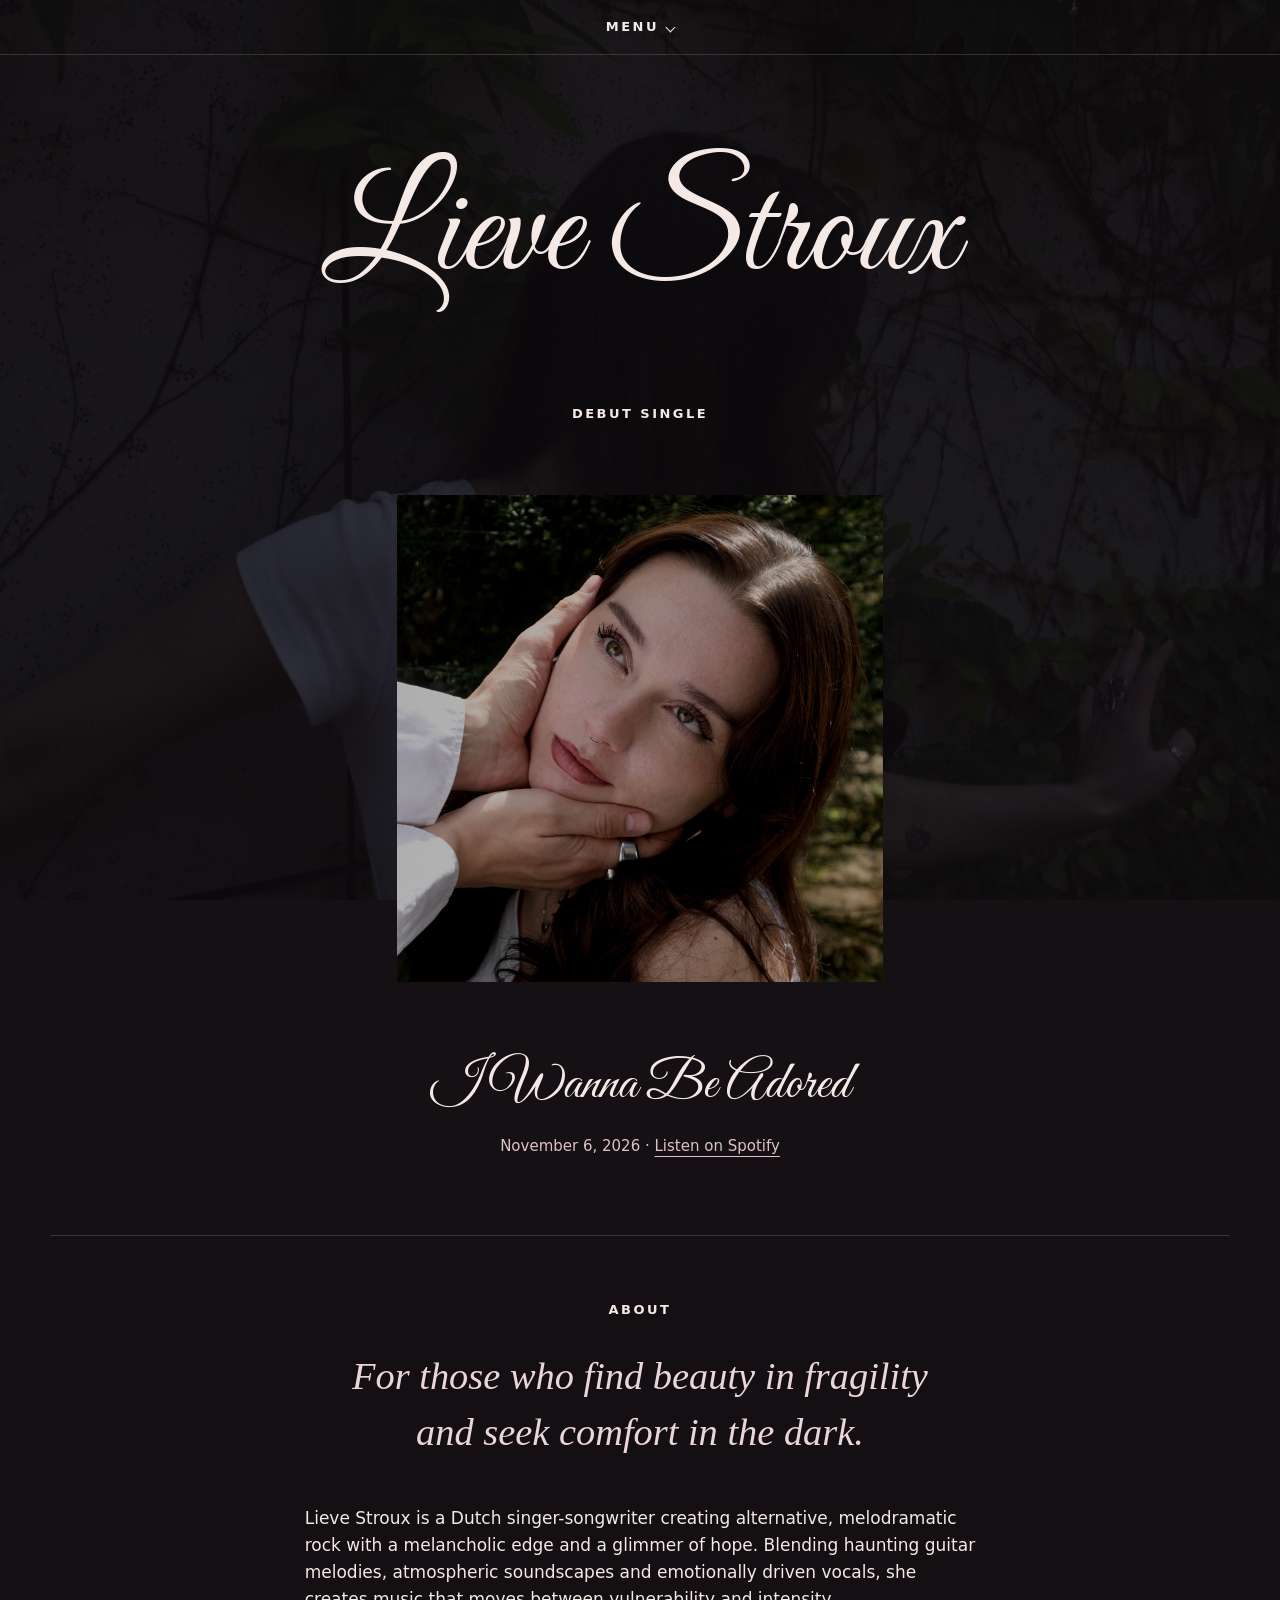
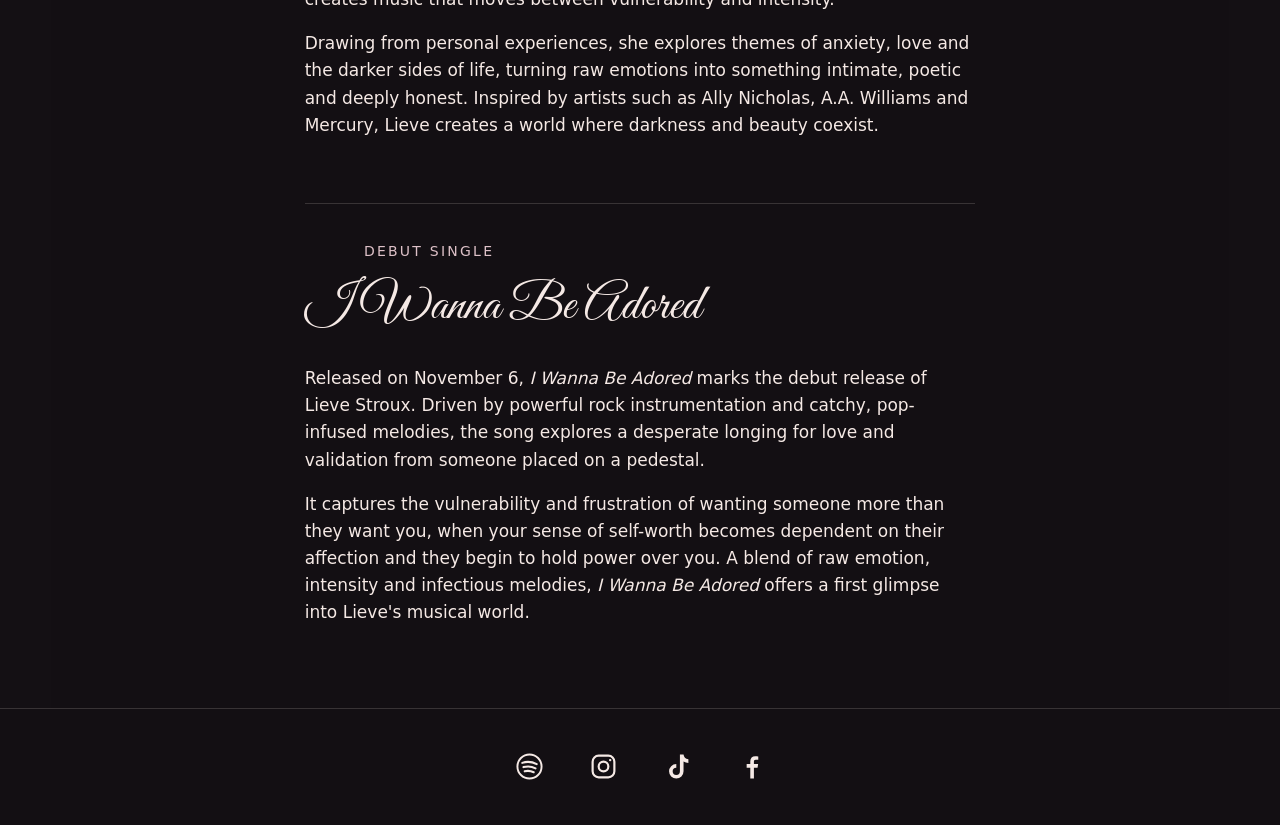
<file: public/index.html>
<!doctype html>
<html lang="en">
<head>
  <meta charset="utf-8">
  <meta name="viewport" content="width=device-width, initial-scale=1">
  <title>Lieve Stroux</title>
  <link rel="stylesheet" href="https://fonts.googleapis.com/css2?family=Great+Vibes&amp;display=swap">
  <style>
    * { box-sizing: border-box; }
    body {
      margin: 0;
      background: #141014;
      color: #f5e9e5;
      font: 16px/1.6 system-ui, sans-serif;
      text-align: center;
    }
    a { color: inherit; text-underline-offset: .35em; }
    a:hover { color: #e8aeba; }
    a:focus-visible { outline: 2px solid #e8aeba; outline-offset: 5px; }
    header, main, footer { padding-inline: 20px; }
    header { overflow: hidden; padding-block: clamp(50px, 9vw, 110px) 40px; }
    h1, blockquote {
      font-family: Georgia, "Times New Roman", serif;
      font-weight: 400;
    }
    h1 {
      margin: 0 0 26px;
      font-family: "Great Vibes", "Apple Chancery", "URW Chancery L", cursive;
      font-size: clamp(40px, 11vw, 145px);
      line-height: 1.25;
      white-space: nowrap;
    }
    h2, nav {
      font-size: .75rem;
      font-weight: 600;
      letter-spacing: .19em;
      text-transform: uppercase;
    }
    h2 { margin: 0 0 18px; }
    .release { padding-bottom: 62px; }
    .artwork {
      height: auto;
      object-fit: contain;
      display: block;
      place-items: center;
      width: min(100%, 370px);
      aspect-ratio: 1;
      margin: 24px auto;
      background: radial-gradient(ellipse at 50% 40%, #542936, #251820 72%);
      color: #efced4;
      font: italic clamp(28px, 5vw, 50px)/1.1 Georgia, serif;
    }
    blockquote { margin: 30px auto 12px; font-size: clamp(21px, 4vw, 34px); }
    .details { color: #dec1c8; font-size: .85rem; }
    .about { border-top: 1px solid #f5e9e529; padding: 42px 0; }
    .about p, .page-copy p { max-width: 60ch; margin: 0 auto 1em; }
    .page-copy { padding: 22px 0 62px; }
    .page-copy h2 { font: 400 clamp(30px, 6vw, 54px)/1.2 Georgia, serif; text-transform: none; letter-spacing: 0; }
    .menu-bar {
      position: relative;
      z-index: 1;
      border-bottom: 1px solid #f5e9e529;
      color: #f5e9e5;
    }
    .menu-bar summary {
      display: flex;
      align-items: center;
      justify-content: center;
      gap: .65em;
      min-height: 46px;
      cursor: pointer;
      list-style: none;
      font-size: .75rem;
      font-weight: 600;
      letter-spacing: .19em;
      text-transform: uppercase;
    }
    .menu-bar summary::-webkit-details-marker { display: none; }
    .menu-bar summary:focus-visible { outline: 2px solid #e8aeba; outline-offset: -4px; }
    .menu-bar summary::after { content: ""; width: .45em; height: .45em; border: solid currentColor; border-width: 0 1px 1px 0; transform: rotate(45deg); }
    .menu-bar[open] summary::after { transform: rotate(225deg); }
    .menu-bar .site-nav { padding: 8px 20px 18px; }
    .menu-bar .close-label { display: none; }
    body:has(.menu-bar[open]) { overflow: hidden; }
    .menu-bar[open] {
      position: fixed;
      inset: 0;
      z-index: 10;
      display: grid;
      grid-template-rows: auto 1fr;
      overflow: auto;
      background: #141014;
    }
    .menu-bar[open] summary { border-bottom: 1px solid #f5e9e529; }
    .menu-bar[open] summary::after { content: "×"; width: auto; height: auto; border: 0; transform: none; font-size: 1.25rem; }
    .menu-bar[open] .open-label { display: none; }
    .menu-bar[open] .close-label { display: inline; }
    .menu-bar[open] .site-nav {
      align-self: center;
      display: grid;
      justify-items: center;
      gap: clamp(16px, 4vh, 42px);
      padding: 30px 20px 76px;
      font: 400 clamp(48px, 11vw, 112px)/1 Georgia, serif;
      letter-spacing: -.045em;
      text-transform: none;
    }
    .menu-bar .site-nav a { text-decoration: none; }
    .menu-bar .site-nav a[aria-current] { color: #e8aeba; }
    .site-nav a[aria-current] { text-decoration-thickness: 2px; }
    .socials a { display: grid; place-items: center; width: 44px; height: 44px; }
    .socials svg { width: 24px; height: 24px; }
    footer { border-top: 1px solid #f5e9e529; padding-block: 24px; }
    nav { display: flex; justify-content: center; gap: 22px; flex-wrap: wrap; }
    @media (prefers-reduced-motion: no-preference) {
      a, .menu-bar summary {
        transition: color .22s ease, background-color .22s ease, text-underline-offset .22s ease;
      }
      .menu-bar summary::after, .menu-bar .site-nav a, .socials svg {
        transition: transform .24s ease;
      }
    }
    @media (hover: hover) {
      a:hover { text-underline-offset: .52em; }
      .menu-bar summary:hover { color: #e8aeba; background-color: #e8aeba10; }
      .menu-bar .site-nav a:hover { color: #e8aeba; }
      .socials a:hover { background-color: #e8aeba10; border-radius: 50%; }
    }
    @media (hover: hover) and (prefers-reduced-motion: no-preference) {
      .menu-bar .site-nav a:hover { transform: translateY(-4px) scale(1.04); }
      .socials a:hover svg { transform: translateY(-3px) scale(1.12); }
    }
    .artist-name {
      position: relative;
      display: inline-block;
      font-size: clamp(36px, 10.8vw, 156px);
      isolation: isolate;
    }
    .rose {
      position: absolute;
      width: 1.62em;
      height: auto;
      top: -.12em;
      opacity: 0;
      pointer-events: none;
      overflow: visible;
    }
    /* The tapered stems meet the opening and closing calligraphic swashes. */
    .rose-left { right: calc(100% - .22em); }
    .rose-right { left: calc(100% - .20em); top: -.07em; transform: scaleX(-1) rotate(-8deg); }
    .rose .stem { stroke-dasharray: 1; stroke-dashoffset: 1; }
    .rose .bloom, .rose .foliage { opacity: 0; }
    .artist-name:hover .rose { opacity: 1; }
    .artist-name:hover .stem { stroke-dashoffset: 0; }
    .artist-name:hover .bloom, .artist-name:hover .foliage { opacity: 1; }
    @media (prefers-reduced-motion: no-preference) {
      .rose { transition: opacity .35s ease; }
      .rose .stem { transition: stroke-dashoffset 1.1s cubic-bezier(.22,.61,.36,1); }
      .rose .bloom, .rose .foliage { transition: opacity .55s ease; }
      .artist-name:hover .foliage { transition-delay: .25s; }
      .artist-name:hover .bloom { transition-delay: .55s; }
    }
    @media (hover: none) {
      .artist-name .rose, .artist-name .bloom, .artist-name .foliage { opacity: 1; }
      .artist-name .stem { stroke-dashoffset: 0; }
    }
    @media (max-width: 660px) {
      .artist-name { font-size: clamp(30px, 10.4vw, 69px); }
    }

    .wreath-link { position: relative; display: block; color: #f5e9e5; isolation: isolate; }
    .release .wreath-link { width: min(82%, 370px); margin: 38px auto; }
    .wreath-link .artwork { width: 100%; margin: 0; }
    .wreath-link:hover { color: #f5e9e5; }
    .photo-wreath { position: absolute; inset: -12%; width: 124%; height: 124%; overflow: visible; pointer-events: none; opacity: 0; }
    .wreath-vine { stroke-dasharray: 1; stroke-dashoffset: 1; }
    .wreath-detail { opacity: 0; }
    .wreath-link:is(:hover, :focus-visible) .photo-wreath,
    .wreath-link:is(:hover, :focus-visible) .wreath-detail { opacity: 1; }
    .wreath-link:is(:hover, :focus-visible) .wreath-vine { stroke-dashoffset: 0; }
    @media (prefers-reduced-motion: no-preference) {
      .photo-wreath { transition: opacity .3s ease; }
      .wreath-vine { transition: stroke-dashoffset 1.2s ease; }
      .wreath-detail { transition: opacity .55s ease; }
      .wreath-link:is(:hover, :focus-visible) .wreath-detail { transition-delay: .35s; }
    }

    body { position: relative; isolation: isolate; }
    body::before { content: ""; position: fixed; inset: 0; z-index: -1; pointer-events: none; background: url("assets/lieve-background.jpeg") center 40% / cover no-repeat; opacity: .40; filter: brightness(.62) saturate(.65); }
    .about, footer { background: #14101455; }
  </style>
  <link rel="stylesheet" href="responsive.css">
<meta name="robots" content="noindex, nofollow">
</head>
<body>
  <details class="menu-bar">
    <summary><span class="open-label">Menu</span><span class="close-label">Close</span></summary>
    <nav class="site-nav" aria-label="Main navigation">
      <a href="lieve-stroux-websiteconcept.html" aria-current="page">Home</a>
      <a href="lieve-stroux-media.html">Media</a>
      <a href="lieve-stroux-events.html">Events</a>
      <a href="lieve-stroux-contact.html">Contact</a>
    </nav>
  </details>
  <header>
    <h1 class="artist-name">Lieve Stroux
      <svg class="rose rose-left" viewBox="0 0 200 180" aria-hidden="true" focusable="false">
        <g fill="none" stroke="currentColor" stroke-linecap="round" stroke-linejoin="round">
          <path class="stem" pathLength="1" stroke-width="2" d="M178 130 C158 147 121 151 98 133 C76 116 93 91 81 73 C76 65 70 61 65 57"/>
          <path class="stem" pathLength="1" stroke-width=".85" d="M181 129 C148 158 95 164 68 143 C49 128 52 111 64 108 C76 105 81 121 69 125 C64 127 60 123 62 119 M99 133 C118 118 113 96 130 87 C142 80 152 88 147 96 C143 102 135 100 137 95 M88 104 C66 98 47 87 39 74"/>
          <g class="foliage" stroke-width="1">
            <path fill="currentColor" fill-opacity=".07" d="M91 119 C77 117 67 105 67 91 C82 95 94 103 91 119Z M108 126 C108 111 120 101 132 101 C129 115 119 124 108 126Z M79 92 C61 94 49 85 46 73 C61 72 74 79 79 92Z"/>
            <path stroke-width=".65" d="M91 119 72 98 M108 126 127 106 M79 92 52 77 M81 109 80 102 M117 116 123 115 M65 84 62 78"/>
            <path fill="currentColor" stroke="none" d="M96 133 88 143 89 127Z M87 99 95 90 88 107Z M126 143 136 149 132 140Z M112 109 107 100 114 103Z"/>
          </g>
          <g class="bloom" stroke-width="1.5">
            <!-- Layered, irregular petals inspired by antique botanical engravings. -->
            <path fill="currentColor" fill-opacity=".045" d="M64 65 C54 70 43 66 39 58 C27 57 23 47 28 39 C24 30 32 21 43 21 C48 12 60 12 67 18 C77 14 88 21 88 30 C99 36 99 47 91 53 C90 65 75 70 64 65Z"/>
            <path d="M43 21 C42 31 49 35 55 36 C47 30 53 20 67 18 M28 39 C37 35 44 38 48 43 C36 42 35 51 39 58 M88 30 C76 27 69 32 67 37 C77 32 86 38 88 46 C89 49 90 51 91 53 M39 58 C47 54 52 57 57 62 C62 68 69 66 73 62 C78 58 85 58 90 60"/>
            <path d="M48 43 C43 36 46 29 53 28 C59 23 69 26 72 32 C80 32 86 39 82 46 C86 55 77 62 68 59 C60 64 49 57 49 51 C43 50 43 46 48 43Z"/>
            <path d="M52 35 C58 31 66 32 69 38 C77 37 80 44 75 49 C73 56 63 56 59 51 C51 51 48 43 52 39 M52 39 C58 36 65 38 65 42 C69 39 74 43 71 47 C68 51 61 49 59 46 C55 45 55 41 60 41 C64 41 66 44 64 46"/>
            <g stroke-width=".55" opacity=".7">
              <path d="M31 42 Q30 50 36 53 M32 29 Q35 24 40 24 M48 20 53 18 M79 21 Q85 24 85 28 M92 37 Q96 44 91 49 M44 60 50 63 M75 64 82 62 M48 32 49 35 M79 48 77 53 M54 53 58 57"/>
            </g>
            <path stroke-width=".9" d="M56 65 65 75 65 67 M65 75 78 68 74 65"/>
          </g>
        </g>
      </svg>
      <svg class="rose rose-right" viewBox="0 0 200 180" aria-hidden="true" focusable="false">
        <g fill="none" stroke="currentColor" stroke-linecap="round" stroke-linejoin="round">
          <path class="stem" pathLength="1" stroke-width="2" d="M195 119 C166 145 121 151 98 133 C76 116 93 91 81 73 C76 65 70 61 65 57"/>
          <path class="stem" pathLength="1" stroke-width=".85" d="M181 129 C148 158 95 164 68 143 C49 128 52 111 64 108 C76 105 81 121 69 125 C64 127 60 123 62 119 M99 133 C118 118 113 96 130 87 C142 80 152 88 147 96 C143 102 135 100 137 95 M88 104 C66 98 47 87 39 74"/>
          <g class="foliage" stroke-width="1">
            <path fill="currentColor" fill-opacity=".07" d="M91 119 C77 117 67 105 67 91 C82 95 94 103 91 119Z M108 126 C108 111 120 101 132 101 C129 115 119 124 108 126Z M79 92 C61 94 49 85 46 73 C61 72 74 79 79 92Z"/>
            <path stroke-width=".65" d="M91 119 72 98 M108 126 127 106 M79 92 52 77 M81 109 80 102 M117 116 123 115 M65 84 62 78"/>
            <path fill="currentColor" stroke="none" d="M96 133 88 143 89 127Z M87 99 95 90 88 107Z M126 143 136 149 132 140Z M112 109 107 100 114 103Z"/>
          </g>
          <g class="bloom" stroke-width="1.5">
            <!-- Layered, irregular petals inspired by antique botanical engravings. -->
            <path fill="currentColor" fill-opacity=".045" d="M64 65 C54 70 43 66 39 58 C27 57 23 47 28 39 C24 30 32 21 43 21 C48 12 60 12 67 18 C77 14 88 21 88 30 C99 36 99 47 91 53 C90 65 75 70 64 65Z"/>
            <path d="M43 21 C42 31 49 35 55 36 C47 30 53 20 67 18 M28 39 C37 35 44 38 48 43 C36 42 35 51 39 58 M88 30 C76 27 69 32 67 37 C77 32 86 38 88 46 C89 49 90 51 91 53 M39 58 C47 54 52 57 57 62 C62 68 69 66 73 62 C78 58 85 58 90 60"/>
            <path d="M48 43 C43 36 46 29 53 28 C59 23 69 26 72 32 C80 32 86 39 82 46 C86 55 77 62 68 59 C60 64 49 57 49 51 C43 50 43 46 48 43Z"/>
            <path d="M52 35 C58 31 66 32 69 38 C77 37 80 44 75 49 C73 56 63 56 59 51 C51 51 48 43 52 39 M52 39 C58 36 65 38 65 42 C69 39 74 43 71 47 C68 51 61 49 59 46 C55 45 55 41 60 41 C64 41 66 44 64 46"/>
            <g stroke-width=".55" opacity=".7">
              <path d="M31 42 Q30 50 36 53 M32 29 Q35 24 40 24 M48 20 53 18 M79 21 Q85 24 85 28 M92 37 Q96 44 91 49 M44 60 50 63 M75 64 82 62 M48 32 49 35 M79 48 77 53 M54 53 58 57"/>
            </g>
            <path stroke-width=".9" d="M56 65 65 75 65 67 M65 75 78 68 74 65"/>
          </g>
        </g>
      </svg>
    </h1>
  </header>
  <main>
    <section class="release" aria-labelledby="release-title">
      <h2 id="release-title">Debut single</h2>
      <a class="wreath-link" href="https://open.spotify.com/track/4viz1yO5WIunU2h2T0ZChz" aria-label="Listen to I Wanna Be Adored on Spotify"><img class="artwork" src="assets/i-wanna-be-adored-artwork.jpg" alt="Cover artwork for I Wanna Be Adored by Lieve Stroux" width="3000" height="3000"><svg class="photo-wreath" viewBox="0 0 450 450" preserveAspectRatio="none" aria-hidden="true" focusable="false"><g fill="none" stroke="currentColor" stroke-linecap="round" stroke-linejoin="round">
<path class="wreath-vine" pathLength="1" stroke-width="1.7" d="M225 428 C158 418 38 445 25 370 C14 301 30 235 22 160 C16 82 26 27 92 25 C146 20 186 35 225 22 M225 428 C292 418 412 445 425 370 C436 301 420 235 428 160 C434 82 424 27 358 25 C304 20 264 35 225 22"/>
<path class="wreath-vine" pathLength="1" stroke-width=".8" d="M217 433 C147 437 50 425 34 370 C20 300 38 232 30 150 C23 95 35 42 90 34 M233 433 C303 437 400 425 416 370 C430 300 412 232 420 150 C427 95 415 42 360 34"/>
<g class="wreath-detail" stroke-width="1.1"><g><g transform="translate(24 105) rotate(-10)"><path d="M0 9 C-17 2 -22 -10 -18 -23 C-4 -17 3 -6 0 9 M0 18 C12 10 18 0 16 -12 C4 -6 -1 4 0 18"/><path stroke-width=".65" d="M0 9 -15 -17 M0 18 13 -6"/><path fill="currentColor" stroke="none" d="M0 31 -7 23 0 26Z"/></g><g transform="translate(24 166) rotate(12)"><path d="M0 9 C-17 2 -22 -10 -18 -23 C-4 -17 3 -6 0 9 M0 18 C12 10 18 0 16 -12 C4 -6 -1 4 0 18"/><path stroke-width=".65" d="M0 9 -15 -17 M0 18 13 -6"/><path fill="currentColor" stroke="none" d="M0 31 -7 23 0 26Z"/></g><g transform="translate(25 231) rotate(-8)"><path d="M0 9 C-17 2 -22 -10 -18 -23 C-4 -17 3 -6 0 9 M0 18 C12 10 18 0 16 -12 C4 -6 -1 4 0 18"/><path stroke-width=".65" d="M0 9 -15 -17 M0 18 13 -6"/><path fill="currentColor" stroke="none" d="M0 31 -7 23 0 26Z"/></g><g transform="translate(24 297) rotate(10)"><path d="M0 9 C-17 2 -22 -10 -18 -23 C-4 -17 3 -6 0 9 M0 18 C12 10 18 0 16 -12 C4 -6 -1 4 0 18"/><path stroke-width=".65" d="M0 9 -15 -17 M0 18 13 -6"/><path fill="currentColor" stroke="none" d="M0 31 -7 23 0 26Z"/></g><g transform="translate(30 359) rotate(-15)"><path d="M0 9 C-17 2 -22 -10 -18 -23 C-4 -17 3 -6 0 9 M0 18 C12 10 18 0 16 -12 C4 -6 -1 4 0 18"/><path stroke-width=".65" d="M0 9 -15 -17 M0 18 13 -6"/><path fill="currentColor" stroke="none" d="M0 31 -7 23 0 26Z"/></g><g transform="translate(91 420) rotate(-75)"><path d="M0 9 C-17 2 -22 -10 -18 -23 C-4 -17 3 -6 0 9 M0 18 C12 10 18 0 16 -12 C4 -6 -1 4 0 18"/><path stroke-width=".65" d="M0 9 -15 -17 M0 18 13 -6"/><path fill="currentColor" stroke="none" d="M0 31 -7 23 0 26Z"/></g><g transform="translate(153 424) rotate(-85)"><path d="M0 9 C-17 2 -22 -10 -18 -23 C-4 -17 3 -6 0 9 M0 18 C12 10 18 0 16 -12 C4 -6 -1 4 0 18"/><path stroke-width=".65" d="M0 9 -15 -17 M0 18 13 -6"/><path fill="currentColor" stroke="none" d="M0 31 -7 23 0 26Z"/></g><g transform="translate(113 25) rotate(85)"><path d="M0 9 C-17 2 -22 -10 -18 -23 C-4 -17 3 -6 0 9 M0 18 C12 10 18 0 16 -12 C4 -6 -1 4 0 18"/><path stroke-width=".65" d="M0 9 -15 -17 M0 18 13 -6"/><path fill="currentColor" stroke="none" d="M0 31 -7 23 0 26Z"/></g><g transform="translate(175 27) rotate(95)"><path d="M0 9 C-17 2 -22 -10 -18 -23 C-4 -17 3 -6 0 9 M0 18 C12 10 18 0 16 -12 C4 -6 -1 4 0 18"/><path stroke-width=".65" d="M0 9 -15 -17 M0 18 13 -6"/><path fill="currentColor" stroke="none" d="M0 31 -7 23 0 26Z"/></g></g><g transform="translate(450 0) scale(-1 1)"><g transform="translate(24 105) rotate(-10)"><path d="M0 9 C-17 2 -22 -10 -18 -23 C-4 -17 3 -6 0 9 M0 18 C12 10 18 0 16 -12 C4 -6 -1 4 0 18"/><path stroke-width=".65" d="M0 9 -15 -17 M0 18 13 -6"/><path fill="currentColor" stroke="none" d="M0 31 -7 23 0 26Z"/></g><g transform="translate(24 166) rotate(12)"><path d="M0 9 C-17 2 -22 -10 -18 -23 C-4 -17 3 -6 0 9 M0 18 C12 10 18 0 16 -12 C4 -6 -1 4 0 18"/><path stroke-width=".65" d="M0 9 -15 -17 M0 18 13 -6"/><path fill="currentColor" stroke="none" d="M0 31 -7 23 0 26Z"/></g><g transform="translate(25 231) rotate(-8)"><path d="M0 9 C-17 2 -22 -10 -18 -23 C-4 -17 3 -6 0 9 M0 18 C12 10 18 0 16 -12 C4 -6 -1 4 0 18"/><path stroke-width=".65" d="M0 9 -15 -17 M0 18 13 -6"/><path fill="currentColor" stroke="none" d="M0 31 -7 23 0 26Z"/></g><g transform="translate(24 297) rotate(10)"><path d="M0 9 C-17 2 -22 -10 -18 -23 C-4 -17 3 -6 0 9 M0 18 C12 10 18 0 16 -12 C4 -6 -1 4 0 18"/><path stroke-width=".65" d="M0 9 -15 -17 M0 18 13 -6"/><path fill="currentColor" stroke="none" d="M0 31 -7 23 0 26Z"/></g><g transform="translate(30 359) rotate(-15)"><path d="M0 9 C-17 2 -22 -10 -18 -23 C-4 -17 3 -6 0 9 M0 18 C12 10 18 0 16 -12 C4 -6 -1 4 0 18"/><path stroke-width=".65" d="M0 9 -15 -17 M0 18 13 -6"/><path fill="currentColor" stroke="none" d="M0 31 -7 23 0 26Z"/></g><g transform="translate(91 420) rotate(-75)"><path d="M0 9 C-17 2 -22 -10 -18 -23 C-4 -17 3 -6 0 9 M0 18 C12 10 18 0 16 -12 C4 -6 -1 4 0 18"/><path stroke-width=".65" d="M0 9 -15 -17 M0 18 13 -6"/><path fill="currentColor" stroke="none" d="M0 31 -7 23 0 26Z"/></g><g transform="translate(153 424) rotate(-85)"><path d="M0 9 C-17 2 -22 -10 -18 -23 C-4 -17 3 -6 0 9 M0 18 C12 10 18 0 16 -12 C4 -6 -1 4 0 18"/><path stroke-width=".65" d="M0 9 -15 -17 M0 18 13 -6"/><path fill="currentColor" stroke="none" d="M0 31 -7 23 0 26Z"/></g><g transform="translate(113 25) rotate(85)"><path d="M0 9 C-17 2 -22 -10 -18 -23 C-4 -17 3 -6 0 9 M0 18 C12 10 18 0 16 -12 C4 -6 -1 4 0 18"/><path stroke-width=".65" d="M0 9 -15 -17 M0 18 13 -6"/><path fill="currentColor" stroke="none" d="M0 31 -7 23 0 26Z"/></g><g transform="translate(175 27) rotate(95)"><path d="M0 9 C-17 2 -22 -10 -18 -23 C-4 -17 3 -6 0 9 M0 18 C12 10 18 0 16 -12 C4 -6 -1 4 0 18"/><path stroke-width=".65" d="M0 9 -15 -17 M0 18 13 -6"/><path fill="currentColor" stroke="none" d="M0 31 -7 23 0 26Z"/></g></g><g transform="translate(48 42)" stroke-width="1.4"><path d="M0 -15 C8 -23 19 -14 17 -7 C27 0 18 14 10 14 C3 23 -11 17 -13 10 C-24 6 -21 -9 -13 -12 C-10 -21 -3 -21 0 -15Z"/><path d="M0 -15 C-5 -7 -2 -4 4 -3 C13 -10 20 0 10 6 C9 16 -4 15 -7 7 C-17 4 -13 -8 -5 -7 M4 -3 C-5 -9 -9 0 -4 5 C3 10 10 1 4 -3 M-4 0 Q4 -4 3 4"/></g><g transform="translate(402 42)" stroke-width="1.4"><path d="M0 -15 C8 -23 19 -14 17 -7 C27 0 18 14 10 14 C3 23 -11 17 -13 10 C-24 6 -21 -9 -13 -12 C-10 -21 -3 -21 0 -15Z"/><path d="M0 -15 C-5 -7 -2 -4 4 -3 C13 -10 20 0 10 6 C9 16 -4 15 -7 7 C-17 4 -13 -8 -5 -7 M4 -3 C-5 -9 -9 0 -4 5 C3 10 10 1 4 -3 M-4 0 Q4 -4 3 4"/></g><g transform="translate(53 400)" stroke-width="1.4"><path d="M0 -15 C8 -23 19 -14 17 -7 C27 0 18 14 10 14 C3 23 -11 17 -13 10 C-24 6 -21 -9 -13 -12 C-10 -21 -3 -21 0 -15Z"/><path d="M0 -15 C-5 -7 -2 -4 4 -3 C13 -10 20 0 10 6 C9 16 -4 15 -7 7 C-17 4 -13 -8 -5 -7 M4 -3 C-5 -9 -9 0 -4 5 C3 10 10 1 4 -3 M-4 0 Q4 -4 3 4"/></g><g transform="translate(397 400)" stroke-width="1.4"><path d="M0 -15 C8 -23 19 -14 17 -7 C27 0 18 14 10 14 C3 23 -11 17 -13 10 C-24 6 -21 -9 -13 -12 C-10 -21 -3 -21 0 -15Z"/><path d="M0 -15 C-5 -7 -2 -4 4 -3 C13 -10 20 0 10 6 C9 16 -4 15 -7 7 C-17 4 -13 -8 -5 -7 M4 -3 C-5 -9 -9 0 -4 5 C3 10 10 1 4 -3 M-4 0 Q4 -4 3 4"/></g></g></g></svg></a>
      <h3 class="single-title">I Wanna Be Adored</h3>
      <p class="details"><time datetime="2026-11-06">November 6, 2026</time> · <a href="https://open.spotify.com/track/4viz1yO5WIunU2h2T0ZChz">Listen on Spotify</a></p>
    </section>
    <section class="about" aria-labelledby="about-title">
      <h2 id="about-title">About</h2>
      <p class="about-quote"><em>For those who find beauty in fragility and seek comfort in the dark.</em></p>
      <div class="about-copy">
        <p>Lieve Stroux is a Dutch singer-songwriter creating alternative, melodramatic rock with a melancholic edge and a glimmer of hope. Blending haunting guitar melodies, atmospheric soundscapes and emotionally driven vocals, she creates music that moves between vulnerability and intensity.</p>
        <p>Drawing from personal experiences, she explores themes of anxiety, love and the darker sides of life, turning raw emotions into something intimate, poetic and deeply honest. Inspired by artists such as Ally Nicholas, A.A. Williams and Mercury, Lieve creates a world where darkness and beauty coexist.</p>
      </div>
      <div class="single-story">
        <p class="story-label">Debut single</p>
        <h3>I Wanna Be Adored</h3>
        <p>Released on November 6, <em>I Wanna Be Adored</em> marks the debut release of Lieve Stroux. Driven by powerful rock instrumentation and catchy, pop-infused melodies, the song explores a desperate longing for love and validation from someone placed on a pedestal.</p>
        <p>It captures the vulnerability and frustration of wanting someone more than they want you, when your sense of self-worth becomes dependent on their affection and they begin to hold power over you. A blend of raw emotion, intensity and infectious melodies, <em>I Wanna Be Adored</em> offers a first glimpse into Lieve's musical world.</p>
      </div>
    </section>
  </main>
<footer>
  <nav class="socials" aria-label="Social media">
    <a href="https://open.spotify.com/artist/5iKv7yNbNUt9j0E2SzB30H" aria-label="Spotify" title="Spotify"><svg viewBox="0 0 24 24" aria-hidden="true"><circle cx="12" cy="12" r="10" fill="none" stroke="currentColor" stroke-width="1.6"/><g fill="none" stroke="currentColor" stroke-width="1.7" stroke-linecap="round"><path d="M6 9c4-1.4 8-1 12 1M7 12.5c3.5-1 6.8-.7 10 1M8 16c2.6-.7 5-.4 7.5.8"/></g></svg></a>
    <a href="https://www.instagram.com/lievestroux/" aria-label="Instagram" title="Instagram"><svg viewBox="0 0 24 24" aria-hidden="true"><g fill="none" stroke="currentColor" stroke-width="1.8"><rect x="3" y="3" width="18" height="18" rx="5"/><circle cx="12" cy="12" r="4"/></g><circle cx="17.5" cy="6.7" r="1" fill="currentColor"/></svg></a>
    <a href="https://www.tiktok.com/@lievestroux" aria-label="TikTok" title="TikTok"><svg viewBox="0 0 24 24" aria-hidden="true"><path fill="currentColor" d="M14 2h3c.3 2.2 1.5 3.7 4 4v3a8 8 0 0 1-4-1.2V16a6 6 0 1 1-6-6v3a3 3 0 1 0 3 3z"/></svg></a>
    <a href="https://www.facebook.com/share/19oYbucbiW/?mibextid=wwXIfr" aria-label="Facebook" title="Facebook"><svg viewBox="0 0 24 24" aria-hidden="true"><path fill="currentColor" d="M14 22v-9h3l.5-3H14V8c0-.9.3-1.5 1.6-1.5h2V3.7c-.4-.1-1.4-.2-2.5-.2-2.5 0-4.1 1.5-4.1 4.2V10H8v3h3v9z"/></svg></a>
  </nav>
</footer>
<script>
  const menu = document.querySelector(".menu-bar");
  const pageContent = document.querySelectorAll("body > header, body > main, body > footer");
  menu.addEventListener("toggle", () => {
    for (const section of pageContent) section.inert = menu.open;
  });
  document.addEventListener("keydown", (event) => {
    if (event.key === "Escape" && menu.open) {
      menu.open = false;
      menu.querySelector("summary").focus();
    }
  });
</script>
</body>
</html>
</file>
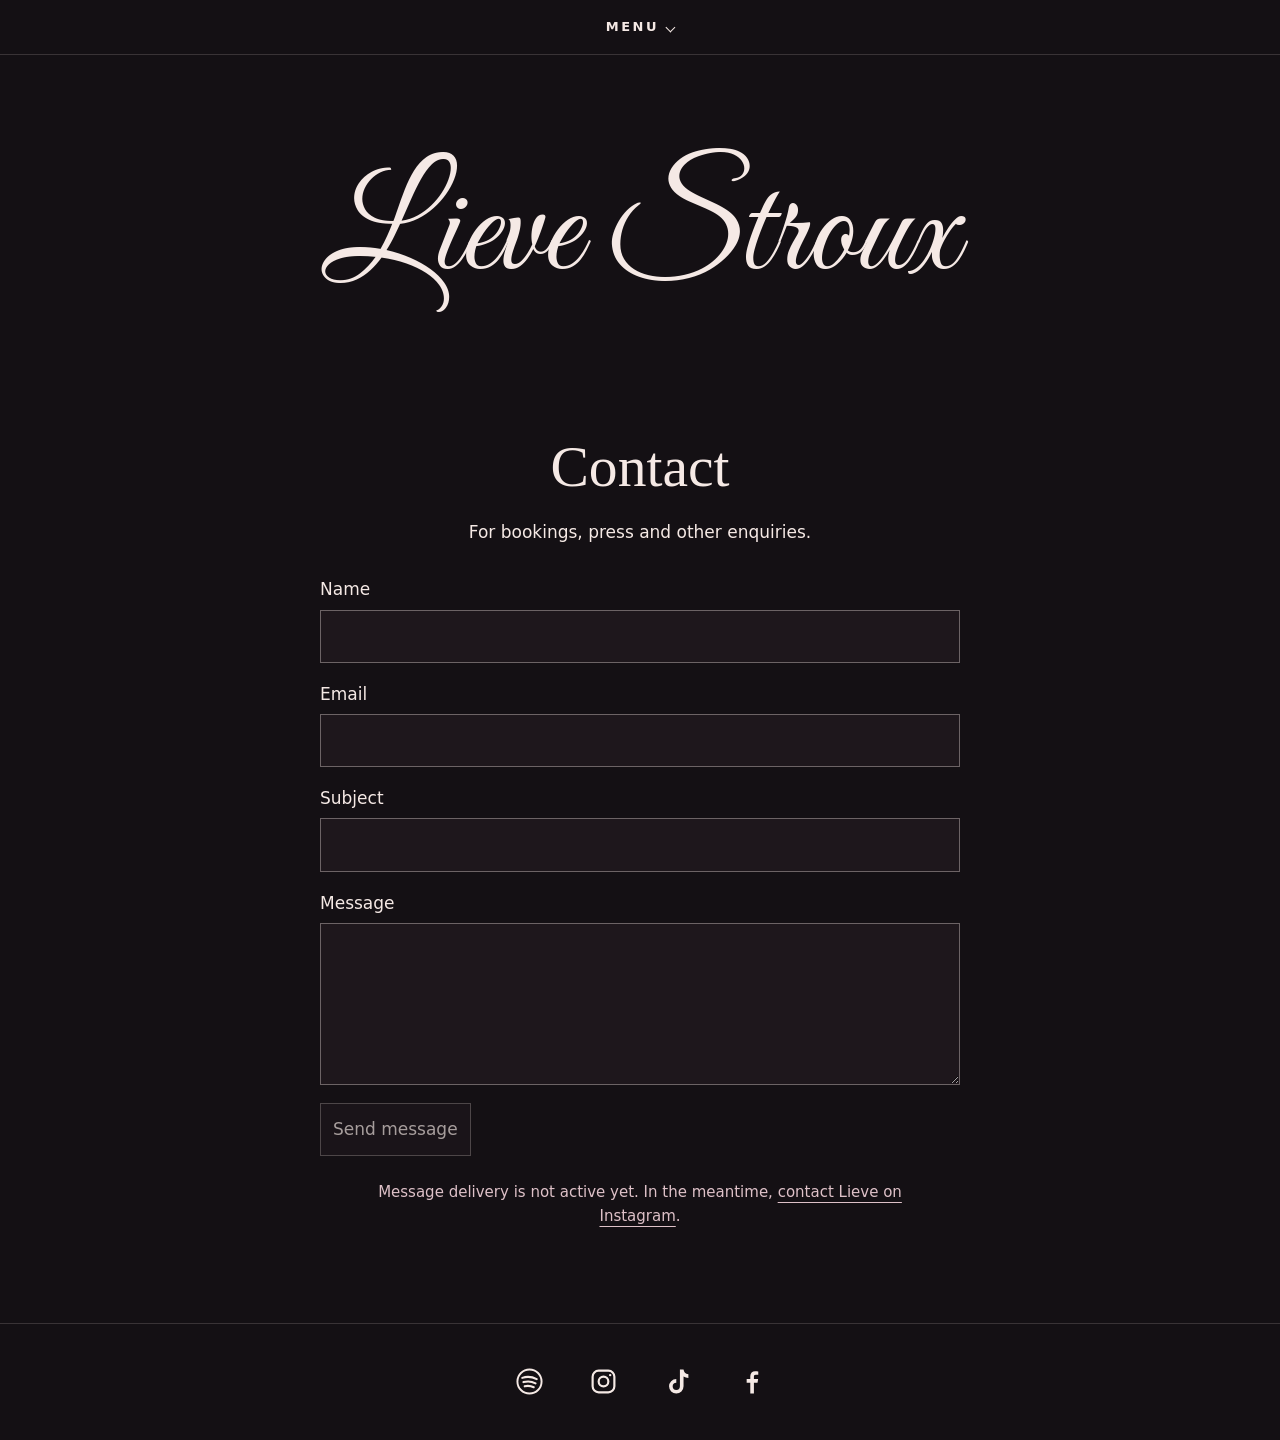
<file: public/lieve-stroux-contact.html>
<!doctype html>
<html lang="en">
<head>
  <meta charset="utf-8">
  <meta name="viewport" content="width=device-width, initial-scale=1">
  <title>Contact · Lieve Stroux</title>
  <link rel="stylesheet" href="https://fonts.googleapis.com/css2?family=Great+Vibes&amp;display=swap">
  <style>
    * { box-sizing: border-box; }
    body {
      margin: 0;
      background: #141014;
      color: #f5e9e5;
      font: 16px/1.6 system-ui, sans-serif;
      text-align: center;
    }
    a { color: inherit; text-underline-offset: .35em; }
    a:hover { color: #e8aeba; }
    a:focus-visible { outline: 2px solid #e8aeba; outline-offset: 5px; }
    header, main, footer { padding-inline: 20px; }
    header { overflow: hidden; padding-block: clamp(50px, 9vw, 110px) 40px; }
    h1, blockquote {
      font-family: Georgia, "Times New Roman", serif;
      font-weight: 400;
    }
    h1 {
      margin: 0 0 26px;
      font-family: "Great Vibes", "Apple Chancery", "URW Chancery L", cursive;
      font-size: clamp(40px, 11vw, 145px);
      line-height: 1.25;
      white-space: nowrap;
    }
    h2, nav {
      font-size: .75rem;
      font-weight: 600;
      letter-spacing: .19em;
      text-transform: uppercase;
    }
    h2 { margin: 0 0 18px; }
    .release { padding-bottom: 62px; }
    .artwork {
      display: grid;
      place-items: center;
      width: min(100%, 370px);
      aspect-ratio: 1;
      margin: 24px auto;
      background: radial-gradient(ellipse at 50% 40%, #542936, #251820 72%);
      color: #efced4;
      font: italic clamp(28px, 5vw, 50px)/1.1 Georgia, serif;
    }
    blockquote { margin: 30px auto 12px; font-size: clamp(21px, 4vw, 34px); }
    .details { color: #dec1c8; font-size: .85rem; }
    .about { border-top: 1px solid #f5e9e529; padding: 42px 0; }
    .about p, .page-copy p { max-width: 60ch; margin: 0 auto 1em; }
    .page-copy { padding: 22px 0 62px; }
    .page-copy h2 { font: 400 clamp(30px, 6vw, 54px)/1.2 Georgia, serif; text-transform: none; letter-spacing: 0; }
    .menu-bar {
      position: relative;
      z-index: 1;
      border-bottom: 1px solid #f5e9e529;
      color: #f5e9e5;
    }
    .menu-bar summary {
      display: flex;
      align-items: center;
      justify-content: center;
      gap: .65em;
      min-height: 46px;
      cursor: pointer;
      list-style: none;
      font-size: .75rem;
      font-weight: 600;
      letter-spacing: .19em;
      text-transform: uppercase;
    }
    .menu-bar summary::-webkit-details-marker { display: none; }
    .menu-bar summary:focus-visible { outline: 2px solid #e8aeba; outline-offset: -4px; }
    .menu-bar summary::after { content: ""; width: .45em; height: .45em; border: solid currentColor; border-width: 0 1px 1px 0; transform: rotate(45deg); }
    .menu-bar[open] summary::after { transform: rotate(225deg); }
    .menu-bar .site-nav { padding: 8px 20px 18px; }
    .menu-bar .close-label { display: none; }
    body:has(.menu-bar[open]) { overflow: hidden; }
    .menu-bar[open] {
      position: fixed;
      inset: 0;
      z-index: 10;
      display: grid;
      grid-template-rows: auto 1fr;
      overflow: auto;
      background: #141014;
    }
    .menu-bar[open] summary { border-bottom: 1px solid #f5e9e529; }
    .menu-bar[open] summary::after { content: "×"; width: auto; height: auto; border: 0; transform: none; font-size: 1.25rem; }
    .menu-bar[open] .open-label { display: none; }
    .menu-bar[open] .close-label { display: inline; }
    .menu-bar[open] .site-nav {
      align-self: center;
      display: grid;
      justify-items: center;
      gap: clamp(16px, 4vh, 42px);
      padding: 30px 20px 76px;
      font: 400 clamp(48px, 11vw, 112px)/1 Georgia, serif;
      letter-spacing: -.045em;
      text-transform: none;
    }
    .menu-bar .site-nav a { text-decoration: none; }
    .menu-bar .site-nav a[aria-current] { color: #e8aeba; }
    .site-nav a[aria-current] { text-decoration-thickness: 2px; }
    .socials a { display: grid; place-items: center; width: 44px; height: 44px; }
    .socials svg { width: 24px; height: 24px; }
    footer { border-top: 1px solid #f5e9e529; padding-block: 24px; }
    nav { display: flex; justify-content: center; gap: 22px; flex-wrap: wrap; }
    .contact-form { display: grid; gap: 18px; max-width: 510px; margin: 30px auto 24px; text-align: left; }
    .contact-form label { display: grid; gap: 6px; }
    .contact-form input, .contact-form textarea, .contact-form button {
      border: 1px solid #f5e9e55c;
      background: #1e171c;
      color: inherit;
      padding: 12px;
      font: inherit;
      border-radius: 0;
    }
    .contact-form textarea { resize: vertical; }
    .contact-form button { justify-self: start; opacity: .65; }
    .contact-form input:focus-visible, .contact-form textarea:focus-visible { outline: 2px solid #e8aeba; outline-offset: 3px; }
    @media (prefers-reduced-motion: no-preference) {
      a, .menu-bar summary {
        transition: color .22s ease, background-color .22s ease, text-underline-offset .22s ease;
      }
      .menu-bar summary::after, .menu-bar .site-nav a, .socials svg {
        transition: transform .24s ease;
      }
    }
    @media (hover: hover) {
      a:hover { text-underline-offset: .52em; }
      .menu-bar summary:hover { color: #e8aeba; background-color: #e8aeba10; }
      .menu-bar .site-nav a:hover { color: #e8aeba; }
      .socials a:hover { background-color: #e8aeba10; border-radius: 50%; }
    }
    @media (hover: hover) and (prefers-reduced-motion: no-preference) {
      .menu-bar .site-nav a:hover { transform: translateY(-4px) scale(1.04); }
      .socials a:hover svg { transform: translateY(-3px) scale(1.12); }
    }
    .artist-name {
      position: relative;
      display: inline-block;
      font-size: clamp(36px, 10.8vw, 156px);
      isolation: isolate;
    }
    .rose {
      position: absolute;
      width: 1.62em;
      height: auto;
      top: -.12em;
      opacity: 0;
      pointer-events: none;
      overflow: visible;
    }
    /* The tapered stems meet the opening and closing calligraphic swashes. */
    .rose-left { right: calc(100% - .22em); }
    .rose-right { left: calc(100% - .20em); top: -.07em; transform: scaleX(-1) rotate(-8deg); }
    .rose .stem { stroke-dasharray: 1; stroke-dashoffset: 1; }
    .rose .bloom, .rose .foliage { opacity: 0; }
    .artist-name:hover .rose { opacity: 1; }
    .artist-name:hover .stem { stroke-dashoffset: 0; }
    .artist-name:hover .bloom, .artist-name:hover .foliage { opacity: 1; }
    @media (prefers-reduced-motion: no-preference) {
      .rose { transition: opacity .35s ease; }
      .rose .stem { transition: stroke-dashoffset 1.1s cubic-bezier(.22,.61,.36,1); }
      .rose .bloom, .rose .foliage { transition: opacity .55s ease; }
      .artist-name:hover .foliage { transition-delay: .25s; }
      .artist-name:hover .bloom { transition-delay: .55s; }
    }
    @media (hover: none) {
      .artist-name .rose, .artist-name .bloom, .artist-name .foliage { opacity: 1; }
      .artist-name .stem { stroke-dashoffset: 0; }
    }
    @media (max-width: 660px) {
      .artist-name { font-size: clamp(30px, 10.4vw, 69px); }
    }
  </style>
  <link rel="stylesheet" href="responsive.css">
<meta name="robots" content="noindex, nofollow">
</head>
<body>
  <details class="menu-bar">
    <summary><span class="open-label">Menu</span><span class="close-label">Close</span></summary>
    <nav class="site-nav" aria-label="Main navigation">
      <a href="lieve-stroux-websiteconcept.html">Home</a>
      <a href="lieve-stroux-media.html">Media</a>
      <a href="lieve-stroux-events.html">Events</a>
      <a href="lieve-stroux-contact.html" aria-current="page">Contact</a>
    </nav>
  </details>
  <header>
    <h1 class="artist-name">Lieve Stroux
      <svg class="rose rose-left" viewBox="0 0 200 180" aria-hidden="true" focusable="false">
        <g fill="none" stroke="currentColor" stroke-linecap="round" stroke-linejoin="round">
          <path class="stem" pathLength="1" stroke-width="2" d="M178 130 C158 147 121 151 98 133 C76 116 93 91 81 73 C76 65 70 61 65 57"/>
          <path class="stem" pathLength="1" stroke-width=".85" d="M181 129 C148 158 95 164 68 143 C49 128 52 111 64 108 C76 105 81 121 69 125 C64 127 60 123 62 119 M99 133 C118 118 113 96 130 87 C142 80 152 88 147 96 C143 102 135 100 137 95 M88 104 C66 98 47 87 39 74"/>
          <g class="foliage" stroke-width="1">
            <path fill="currentColor" fill-opacity=".07" d="M91 119 C77 117 67 105 67 91 C82 95 94 103 91 119Z M108 126 C108 111 120 101 132 101 C129 115 119 124 108 126Z M79 92 C61 94 49 85 46 73 C61 72 74 79 79 92Z"/>
            <path stroke-width=".65" d="M91 119 72 98 M108 126 127 106 M79 92 52 77 M81 109 80 102 M117 116 123 115 M65 84 62 78"/>
            <path fill="currentColor" stroke="none" d="M96 133 88 143 89 127Z M87 99 95 90 88 107Z M126 143 136 149 132 140Z M112 109 107 100 114 103Z"/>
          </g>
          <g class="bloom" stroke-width="1.5">
            <!-- Layered, irregular petals inspired by antique botanical engravings. -->
            <path fill="currentColor" fill-opacity=".045" d="M64 65 C54 70 43 66 39 58 C27 57 23 47 28 39 C24 30 32 21 43 21 C48 12 60 12 67 18 C77 14 88 21 88 30 C99 36 99 47 91 53 C90 65 75 70 64 65Z"/>
            <path d="M43 21 C42 31 49 35 55 36 C47 30 53 20 67 18 M28 39 C37 35 44 38 48 43 C36 42 35 51 39 58 M88 30 C76 27 69 32 67 37 C77 32 86 38 88 46 C89 49 90 51 91 53 M39 58 C47 54 52 57 57 62 C62 68 69 66 73 62 C78 58 85 58 90 60"/>
            <path d="M48 43 C43 36 46 29 53 28 C59 23 69 26 72 32 C80 32 86 39 82 46 C86 55 77 62 68 59 C60 64 49 57 49 51 C43 50 43 46 48 43Z"/>
            <path d="M52 35 C58 31 66 32 69 38 C77 37 80 44 75 49 C73 56 63 56 59 51 C51 51 48 43 52 39 M52 39 C58 36 65 38 65 42 C69 39 74 43 71 47 C68 51 61 49 59 46 C55 45 55 41 60 41 C64 41 66 44 64 46"/>
            <g stroke-width=".55" opacity=".7">
              <path d="M31 42 Q30 50 36 53 M32 29 Q35 24 40 24 M48 20 53 18 M79 21 Q85 24 85 28 M92 37 Q96 44 91 49 M44 60 50 63 M75 64 82 62 M48 32 49 35 M79 48 77 53 M54 53 58 57"/>
            </g>
            <path stroke-width=".9" d="M56 65 65 75 65 67 M65 75 78 68 74 65"/>
          </g>
        </g>
      </svg>
      <svg class="rose rose-right" viewBox="0 0 200 180" aria-hidden="true" focusable="false">
        <g fill="none" stroke="currentColor" stroke-linecap="round" stroke-linejoin="round">
          <path class="stem" pathLength="1" stroke-width="2" d="M195 119 C166 145 121 151 98 133 C76 116 93 91 81 73 C76 65 70 61 65 57"/>
          <path class="stem" pathLength="1" stroke-width=".85" d="M181 129 C148 158 95 164 68 143 C49 128 52 111 64 108 C76 105 81 121 69 125 C64 127 60 123 62 119 M99 133 C118 118 113 96 130 87 C142 80 152 88 147 96 C143 102 135 100 137 95 M88 104 C66 98 47 87 39 74"/>
          <g class="foliage" stroke-width="1">
            <path fill="currentColor" fill-opacity=".07" d="M91 119 C77 117 67 105 67 91 C82 95 94 103 91 119Z M108 126 C108 111 120 101 132 101 C129 115 119 124 108 126Z M79 92 C61 94 49 85 46 73 C61 72 74 79 79 92Z"/>
            <path stroke-width=".65" d="M91 119 72 98 M108 126 127 106 M79 92 52 77 M81 109 80 102 M117 116 123 115 M65 84 62 78"/>
            <path fill="currentColor" stroke="none" d="M96 133 88 143 89 127Z M87 99 95 90 88 107Z M126 143 136 149 132 140Z M112 109 107 100 114 103Z"/>
          </g>
          <g class="bloom" stroke-width="1.5">
            <!-- Layered, irregular petals inspired by antique botanical engravings. -->
            <path fill="currentColor" fill-opacity=".045" d="M64 65 C54 70 43 66 39 58 C27 57 23 47 28 39 C24 30 32 21 43 21 C48 12 60 12 67 18 C77 14 88 21 88 30 C99 36 99 47 91 53 C90 65 75 70 64 65Z"/>
            <path d="M43 21 C42 31 49 35 55 36 C47 30 53 20 67 18 M28 39 C37 35 44 38 48 43 C36 42 35 51 39 58 M88 30 C76 27 69 32 67 37 C77 32 86 38 88 46 C89 49 90 51 91 53 M39 58 C47 54 52 57 57 62 C62 68 69 66 73 62 C78 58 85 58 90 60"/>
            <path d="M48 43 C43 36 46 29 53 28 C59 23 69 26 72 32 C80 32 86 39 82 46 C86 55 77 62 68 59 C60 64 49 57 49 51 C43 50 43 46 48 43Z"/>
            <path d="M52 35 C58 31 66 32 69 38 C77 37 80 44 75 49 C73 56 63 56 59 51 C51 51 48 43 52 39 M52 39 C58 36 65 38 65 42 C69 39 74 43 71 47 C68 51 61 49 59 46 C55 45 55 41 60 41 C64 41 66 44 64 46"/>
            <g stroke-width=".55" opacity=".7">
              <path d="M31 42 Q30 50 36 53 M32 29 Q35 24 40 24 M48 20 53 18 M79 21 Q85 24 85 28 M92 37 Q96 44 91 49 M44 60 50 63 M75 64 82 62 M48 32 49 35 M79 48 77 53 M54 53 58 57"/>
            </g>
            <path stroke-width=".9" d="M56 65 65 75 65 67 M65 75 78 68 74 65"/>
          </g>
        </g>
      </svg>
    </h1>
  </header>
  <main class="page-copy">
    <h2>Contact</h2>
    <p>For bookings, press and other enquiries.</p>
    <form class="contact-form" aria-describedby="form-note" onsubmit="return false;">
      <label>Name <input name="name" autocomplete="name" required></label>
      <label>Email <input name="email" type="email" autocomplete="email" required></label>
      <label>Subject <input name="subject" required></label>
      <label>Message <textarea name="message" rows="5" required></textarea></label>
      <button type="submit" disabled>Send message</button>
    </form>
    <p class="details" id="form-note">Message delivery is not active yet. In the meantime, <a href="https://www.instagram.com/lievestroux/">contact Lieve on Instagram</a>.</p>
  </main>
<footer>
  <nav class="socials" aria-label="Social media">
    <a href="https://open.spotify.com/artist/5iKv7yNbNUt9j0E2SzB30H" aria-label="Spotify" title="Spotify"><svg viewBox="0 0 24 24" aria-hidden="true"><circle cx="12" cy="12" r="10" fill="none" stroke="currentColor" stroke-width="1.6"/><g fill="none" stroke="currentColor" stroke-width="1.7" stroke-linecap="round"><path d="M6 9c4-1.4 8-1 12 1M7 12.5c3.5-1 6.8-.7 10 1M8 16c2.6-.7 5-.4 7.5.8"/></g></svg></a>
    <a href="https://www.instagram.com/lievestroux/" aria-label="Instagram" title="Instagram"><svg viewBox="0 0 24 24" aria-hidden="true"><g fill="none" stroke="currentColor" stroke-width="1.8"><rect x="3" y="3" width="18" height="18" rx="5"/><circle cx="12" cy="12" r="4"/></g><circle cx="17.5" cy="6.7" r="1" fill="currentColor"/></svg></a>
    <a href="https://www.tiktok.com/@lievestroux" aria-label="TikTok" title="TikTok"><svg viewBox="0 0 24 24" aria-hidden="true"><path fill="currentColor" d="M14 2h3c.3 2.2 1.5 3.7 4 4v3a8 8 0 0 1-4-1.2V16a6 6 0 1 1-6-6v3a3 3 0 1 0 3 3z"/></svg></a>
    <a href="https://www.facebook.com/share/19oYbucbiW/?mibextid=wwXIfr" aria-label="Facebook" title="Facebook"><svg viewBox="0 0 24 24" aria-hidden="true"><path fill="currentColor" d="M14 22v-9h3l.5-3H14V8c0-.9.3-1.5 1.6-1.5h2V3.7c-.4-.1-1.4-.2-2.5-.2-2.5 0-4.1 1.5-4.1 4.2V10H8v3h3v9z"/></svg></a>
  </nav>
</footer>
<script>
  const menu = document.querySelector(".menu-bar");
  const pageContent = document.querySelectorAll("body > header, body > main, body > footer");
  menu.addEventListener("toggle", () => {
    for (const section of pageContent) section.inert = menu.open;
  });
  document.addEventListener("keydown", (event) => {
    if (event.key === "Escape" && menu.open) {
      menu.open = false;
      menu.querySelector("summary").focus();
    }
  });
</script>
</body>
</html>
</file>
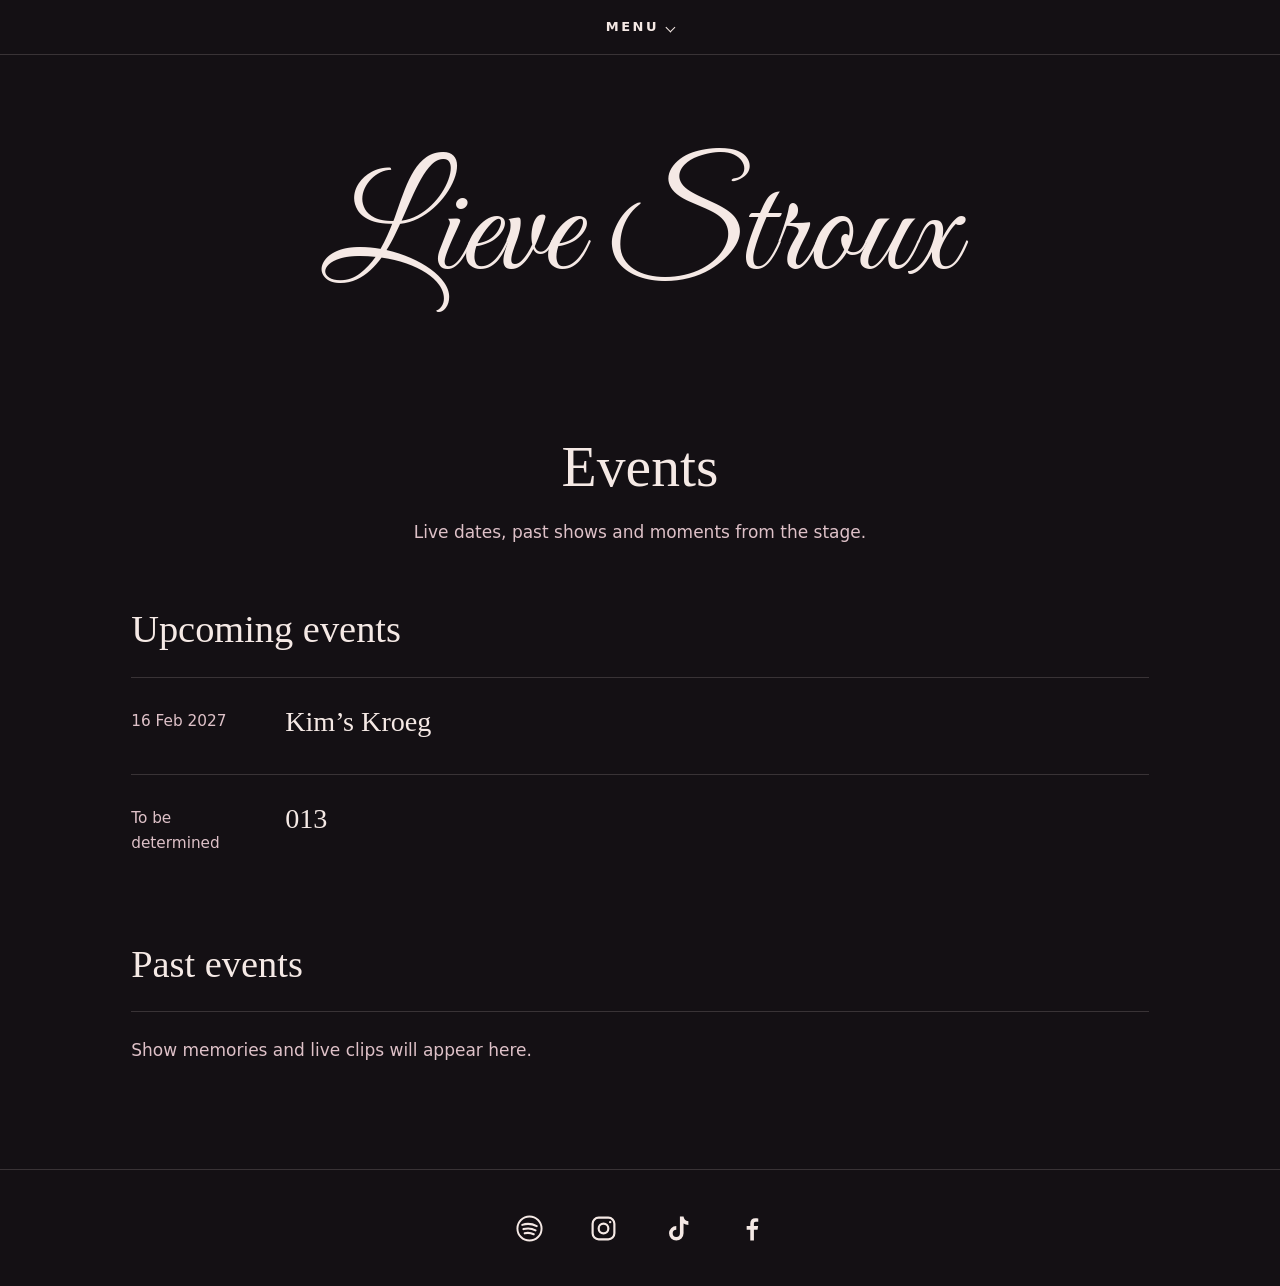
<file: public/lieve-stroux-events.html>
<!doctype html>
<html lang="en">
<head>
  <meta charset="utf-8">
  <meta name="viewport" content="width=device-width, initial-scale=1">
  <title>Events · Lieve Stroux</title>
  <link rel="stylesheet" href="https://fonts.googleapis.com/css2?family=Great+Vibes&amp;display=swap">
  <style>
    * { box-sizing: border-box; }
    body {
      margin: 0;
      background: #141014;
      color: #f5e9e5;
      font: 16px/1.6 system-ui, sans-serif;
      text-align: center;
    }
    a { color: inherit; text-underline-offset: .35em; }
    a:hover { color: #e8aeba; }
    a:focus-visible { outline: 2px solid #e8aeba; outline-offset: 5px; }
    header, main, footer { padding-inline: 20px; }
    header { overflow: hidden; padding-block: clamp(50px, 9vw, 110px) 40px; }
    h1, blockquote {
      font-family: Georgia, "Times New Roman", serif;
      font-weight: 400;
    }
    h1 {
      margin: 0 0 26px;
      font-family: "Great Vibes", "Apple Chancery", "URW Chancery L", cursive;
      font-size: clamp(40px, 11vw, 145px);
      line-height: 1.25;
      white-space: nowrap;
    }
    h2, nav {
      font-size: .75rem;
      font-weight: 600;
      letter-spacing: .19em;
      text-transform: uppercase;
    }
    h2 { margin: 0 0 18px; }
    .release { padding-bottom: 62px; }
    .artwork {
      display: grid;
      place-items: center;
      width: min(100%, 370px);
      aspect-ratio: 1;
      margin: 24px auto;
      background: radial-gradient(ellipse at 50% 40%, #542936, #251820 72%);
      color: #efced4;
      font: italic clamp(28px, 5vw, 50px)/1.1 Georgia, serif;
    }
    blockquote { margin: 30px auto 12px; font-size: clamp(21px, 4vw, 34px); }
    .details { color: #dec1c8; font-size: .85rem; }
    .about { border-top: 1px solid #f5e9e529; padding: 42px 0; }
    .about p, .page-copy p { max-width: 60ch; margin: 0 auto 1em; }
    .page-copy { padding: 22px 0 62px; }
    .page-copy h2 { font: 400 clamp(30px, 6vw, 54px)/1.2 Georgia, serif; text-transform: none; letter-spacing: 0; }
    .menu-bar {
      position: relative;
      z-index: 1;
      border-bottom: 1px solid #f5e9e529;
      color: #f5e9e5;
    }
    .menu-bar summary {
      display: flex;
      align-items: center;
      justify-content: center;
      gap: .65em;
      min-height: 46px;
      cursor: pointer;
      list-style: none;
      font-size: .75rem;
      font-weight: 600;
      letter-spacing: .19em;
      text-transform: uppercase;
    }
    .menu-bar summary::-webkit-details-marker { display: none; }
    .menu-bar summary:focus-visible { outline: 2px solid #e8aeba; outline-offset: -4px; }
    .menu-bar summary::after { content: ""; width: .45em; height: .45em; border: solid currentColor; border-width: 0 1px 1px 0; transform: rotate(45deg); }
    .menu-bar[open] summary::after { transform: rotate(225deg); }
    .menu-bar .site-nav { padding: 8px 20px 18px; }
    .menu-bar .close-label { display: none; }
    body:has(.menu-bar[open]) { overflow: hidden; }
    .menu-bar[open] {
      position: fixed;
      inset: 0;
      z-index: 10;
      display: grid;
      grid-template-rows: auto 1fr;
      overflow: auto;
      background: #141014;
    }
    .menu-bar[open] summary { border-bottom: 1px solid #f5e9e529; }
    .menu-bar[open] summary::after { content: "×"; width: auto; height: auto; border: 0; transform: none; font-size: 1.25rem; }
    .menu-bar[open] .open-label { display: none; }
    .menu-bar[open] .close-label { display: inline; }
    .menu-bar[open] .site-nav {
      align-self: center;
      display: grid;
      justify-items: center;
      gap: clamp(16px, 4vh, 42px);
      padding: 30px 20px 76px;
      font: 400 clamp(48px, 11vw, 112px)/1 Georgia, serif;
      letter-spacing: -.045em;
      text-transform: none;
    }
    .menu-bar .site-nav a { text-decoration: none; }
    .menu-bar .site-nav a[aria-current] { color: #e8aeba; }
    .site-nav a[aria-current] { text-decoration-thickness: 2px; }
    .socials a { display: grid; place-items: center; width: 44px; height: 44px; }
    .socials svg { width: 24px; height: 24px; }
    footer { border-top: 1px solid #f5e9e529; padding-block: 24px; }
    nav { display: flex; justify-content: center; gap: 22px; flex-wrap: wrap; }
    @media (prefers-reduced-motion: no-preference) {
      a, .menu-bar summary {
        transition: color .22s ease, background-color .22s ease, text-underline-offset .22s ease;
      }
      .menu-bar summary::after, .menu-bar .site-nav a, .socials svg {
        transition: transform .24s ease;
      }
    }
    @media (hover: hover) {
      a:hover { text-underline-offset: .52em; }
      .menu-bar summary:hover { color: #e8aeba; background-color: #e8aeba10; }
      .menu-bar .site-nav a:hover { color: #e8aeba; }
      .socials a:hover { background-color: #e8aeba10; border-radius: 50%; }
    }
    @media (hover: hover) and (prefers-reduced-motion: no-preference) {
      .menu-bar .site-nav a:hover { transform: translateY(-4px) scale(1.04); }
      .socials a:hover svg { transform: translateY(-3px) scale(1.12); }
    }
    .artist-name {
      position: relative;
      display: inline-block;
      font-size: clamp(36px, 10.8vw, 156px);
      isolation: isolate;
    }
    .rose {
      position: absolute;
      width: 1.62em;
      height: auto;
      top: -.12em;
      opacity: 0;
      pointer-events: none;
      overflow: visible;
    }
    /* The tapered stems meet the opening and closing calligraphic swashes. */
    .rose-left { right: calc(100% - .22em); }
    .rose-right { left: calc(100% - .20em); top: -.07em; transform: scaleX(-1) rotate(-8deg); }
    .rose .stem { stroke-dasharray: 1; stroke-dashoffset: 1; }
    .rose .bloom, .rose .foliage { opacity: 0; }
    .artist-name:hover .rose { opacity: 1; }
    .artist-name:hover .stem { stroke-dashoffset: 0; }
    .artist-name:hover .bloom, .artist-name:hover .foliage { opacity: 1; }
    @media (prefers-reduced-motion: no-preference) {
      .rose { transition: opacity .35s ease; }
      .rose .stem { transition: stroke-dashoffset 1.1s cubic-bezier(.22,.61,.36,1); }
      .rose .bloom, .rose .foliage { transition: opacity .55s ease; }
      .artist-name:hover .foliage { transition-delay: .25s; }
      .artist-name:hover .bloom { transition-delay: .55s; }
    }
    @media (hover: none) {
      .artist-name .rose, .artist-name .bloom, .artist-name .foliage { opacity: 1; }
      .artist-name .stem { stroke-dashoffset: 0; }
    }
    @media (max-width: 660px) {
      .artist-name { font-size: clamp(30px, 10.4vw, 69px); }
    }

    .events-page { max-width: 920px; margin: auto; padding: 22px 24px 80px; }
    .events-intro { color: #dec1c8; }
    .event-section { text-align: left; margin-top: 60px; }
    .page-copy .event-section h3 { font: 400 clamp(27px, 5vw, 38px)/1.2 Georgia, serif; margin: 0 0 24px; }
    .event-list { list-style: none; padding: 0; margin: 0; }
    .event-card { border-top: 1px solid #f5e9e529; padding: 26px 0; display: grid; grid-template-columns: 130px 1fr; gap: 24px; }
    .event-date { color: #dec1c8; font-size: .85rem; padding-top: 5px; }
    .event-card h4 { font: 400 25px/1.3 Georgia, serif; margin: 0 0 8px; }
    .page-copy .event-card p { margin: 0 0 8px; max-width: none; }
    .event-meta { color: #dec1c8; font-size: .9rem; }
    .event-links { display: flex; flex-wrap: wrap; gap: 12px 24px; margin-top: 16px; }
    .event-links a { padding-block: 8px; }
    .event-empty { border-top: 1px solid #f5e9e529; padding: 25px 0; color: #dec1c8; }
    .page-copy .event-empty p { margin: 0; }
    @media (max-width: 540px) { .event-card { grid-template-columns: 1fr; gap: 10px; } }
  </style>
  <link rel="stylesheet" href="responsive.css">
<meta name="robots" content="noindex, nofollow">
</head>
<body>
  <details class="menu-bar">
    <summary><span class="open-label">Menu</span><span class="close-label">Close</span></summary>
    <nav class="site-nav" aria-label="Main navigation">
      <a href="lieve-stroux-websiteconcept.html">Home</a>
      <a href="lieve-stroux-media.html">Media</a>
      <a href="lieve-stroux-events.html" aria-current="page">Events</a>
      <a href="lieve-stroux-contact.html">Contact</a>
    </nav>
  </details>
  <header>
    <h1 class="artist-name">Lieve Stroux
      <svg class="rose rose-left" viewBox="0 0 200 180" aria-hidden="true" focusable="false">
        <g fill="none" stroke="currentColor" stroke-linecap="round" stroke-linejoin="round">
          <path class="stem" pathLength="1" stroke-width="2" d="M178 130 C158 147 121 151 98 133 C76 116 93 91 81 73 C76 65 70 61 65 57"/>
          <path class="stem" pathLength="1" stroke-width=".85" d="M181 129 C148 158 95 164 68 143 C49 128 52 111 64 108 C76 105 81 121 69 125 C64 127 60 123 62 119 M99 133 C118 118 113 96 130 87 C142 80 152 88 147 96 C143 102 135 100 137 95 M88 104 C66 98 47 87 39 74"/>
          <g class="foliage" stroke-width="1">
            <path fill="currentColor" fill-opacity=".07" d="M91 119 C77 117 67 105 67 91 C82 95 94 103 91 119Z M108 126 C108 111 120 101 132 101 C129 115 119 124 108 126Z M79 92 C61 94 49 85 46 73 C61 72 74 79 79 92Z"/>
            <path stroke-width=".65" d="M91 119 72 98 M108 126 127 106 M79 92 52 77 M81 109 80 102 M117 116 123 115 M65 84 62 78"/>
            <path fill="currentColor" stroke="none" d="M96 133 88 143 89 127Z M87 99 95 90 88 107Z M126 143 136 149 132 140Z M112 109 107 100 114 103Z"/>
          </g>
          <g class="bloom" stroke-width="1.5">
            <!-- Layered, irregular petals inspired by antique botanical engravings. -->
            <path fill="currentColor" fill-opacity=".045" d="M64 65 C54 70 43 66 39 58 C27 57 23 47 28 39 C24 30 32 21 43 21 C48 12 60 12 67 18 C77 14 88 21 88 30 C99 36 99 47 91 53 C90 65 75 70 64 65Z"/>
            <path d="M43 21 C42 31 49 35 55 36 C47 30 53 20 67 18 M28 39 C37 35 44 38 48 43 C36 42 35 51 39 58 M88 30 C76 27 69 32 67 37 C77 32 86 38 88 46 C89 49 90 51 91 53 M39 58 C47 54 52 57 57 62 C62 68 69 66 73 62 C78 58 85 58 90 60"/>
            <path d="M48 43 C43 36 46 29 53 28 C59 23 69 26 72 32 C80 32 86 39 82 46 C86 55 77 62 68 59 C60 64 49 57 49 51 C43 50 43 46 48 43Z"/>
            <path d="M52 35 C58 31 66 32 69 38 C77 37 80 44 75 49 C73 56 63 56 59 51 C51 51 48 43 52 39 M52 39 C58 36 65 38 65 42 C69 39 74 43 71 47 C68 51 61 49 59 46 C55 45 55 41 60 41 C64 41 66 44 64 46"/>
            <g stroke-width=".55" opacity=".7">
              <path d="M31 42 Q30 50 36 53 M32 29 Q35 24 40 24 M48 20 53 18 M79 21 Q85 24 85 28 M92 37 Q96 44 91 49 M44 60 50 63 M75 64 82 62 M48 32 49 35 M79 48 77 53 M54 53 58 57"/>
            </g>
            <path stroke-width=".9" d="M56 65 65 75 65 67 M65 75 78 68 74 65"/>
          </g>
        </g>
      </svg>
      <svg class="rose rose-right" viewBox="0 0 200 180" aria-hidden="true" focusable="false">
        <g fill="none" stroke="currentColor" stroke-linecap="round" stroke-linejoin="round">
          <path class="stem" pathLength="1" stroke-width="2" d="M195 119 C166 145 121 151 98 133 C76 116 93 91 81 73 C76 65 70 61 65 57"/>
          <path class="stem" pathLength="1" stroke-width=".85" d="M181 129 C148 158 95 164 68 143 C49 128 52 111 64 108 C76 105 81 121 69 125 C64 127 60 123 62 119 M99 133 C118 118 113 96 130 87 C142 80 152 88 147 96 C143 102 135 100 137 95 M88 104 C66 98 47 87 39 74"/>
          <g class="foliage" stroke-width="1">
            <path fill="currentColor" fill-opacity=".07" d="M91 119 C77 117 67 105 67 91 C82 95 94 103 91 119Z M108 126 C108 111 120 101 132 101 C129 115 119 124 108 126Z M79 92 C61 94 49 85 46 73 C61 72 74 79 79 92Z"/>
            <path stroke-width=".65" d="M91 119 72 98 M108 126 127 106 M79 92 52 77 M81 109 80 102 M117 116 123 115 M65 84 62 78"/>
            <path fill="currentColor" stroke="none" d="M96 133 88 143 89 127Z M87 99 95 90 88 107Z M126 143 136 149 132 140Z M112 109 107 100 114 103Z"/>
          </g>
          <g class="bloom" stroke-width="1.5">
            <!-- Layered, irregular petals inspired by antique botanical engravings. -->
            <path fill="currentColor" fill-opacity=".045" d="M64 65 C54 70 43 66 39 58 C27 57 23 47 28 39 C24 30 32 21 43 21 C48 12 60 12 67 18 C77 14 88 21 88 30 C99 36 99 47 91 53 C90 65 75 70 64 65Z"/>
            <path d="M43 21 C42 31 49 35 55 36 C47 30 53 20 67 18 M28 39 C37 35 44 38 48 43 C36 42 35 51 39 58 M88 30 C76 27 69 32 67 37 C77 32 86 38 88 46 C89 49 90 51 91 53 M39 58 C47 54 52 57 57 62 C62 68 69 66 73 62 C78 58 85 58 90 60"/>
            <path d="M48 43 C43 36 46 29 53 28 C59 23 69 26 72 32 C80 32 86 39 82 46 C86 55 77 62 68 59 C60 64 49 57 49 51 C43 50 43 46 48 43Z"/>
            <path d="M52 35 C58 31 66 32 69 38 C77 37 80 44 75 49 C73 56 63 56 59 51 C51 51 48 43 52 39 M52 39 C58 36 65 38 65 42 C69 39 74 43 71 47 C68 51 61 49 59 46 C55 45 55 41 60 41 C64 41 66 44 64 46"/>
            <g stroke-width=".55" opacity=".7">
              <path d="M31 42 Q30 50 36 53 M32 29 Q35 24 40 24 M48 20 53 18 M79 21 Q85 24 85 28 M92 37 Q96 44 91 49 M44 60 50 63 M75 64 82 62 M48 32 49 35 M79 48 77 53 M54 53 58 57"/>
            </g>
            <path stroke-width=".9" d="M56 65 65 75 65 67 M65 75 78 68 74 65"/>
          </g>
        </g>
      </svg>
    </h1>
  </header>
  <main class="page-copy events-page">
    <h2>Events</h2>
    <p class="events-intro">Live dates, past shows and moments from the stage.</p>
    <section class="event-section" aria-labelledby="upcoming-heading">
      <h3 id="upcoming-heading">Upcoming events</h3>
      <ul class="event-list" id="upcoming-events"></ul>
      <div class="event-empty" id="upcoming-empty"><p>New live dates will be announced here. Stay tuned.</p></div>
    </section>
    <section class="event-section" aria-labelledby="past-heading">
      <h3 id="past-heading">Past events</h3>
      <ul class="event-list" id="past-events"></ul>
      <div class="event-empty" id="past-empty"><p>Show memories and live clips will appear here.</p></div>
    </section>
  </main>
<footer>
  <nav class="socials" aria-label="Social media">
    <a href="https://open.spotify.com/artist/5iKv7yNbNUt9j0E2SzB30H" aria-label="Spotify" title="Spotify"><svg viewBox="0 0 24 24" aria-hidden="true"><circle cx="12" cy="12" r="10" fill="none" stroke="currentColor" stroke-width="1.6"/><g fill="none" stroke="currentColor" stroke-width="1.7" stroke-linecap="round"><path d="M6 9c4-1.4 8-1 12 1M7 12.5c3.5-1 6.8-.7 10 1M8 16c2.6-.7 5-.4 7.5.8"/></g></svg></a>
    <a href="https://www.instagram.com/lievestroux/" aria-label="Instagram" title="Instagram"><svg viewBox="0 0 24 24" aria-hidden="true"><g fill="none" stroke="currentColor" stroke-width="1.8"><rect x="3" y="3" width="18" height="18" rx="5"/><circle cx="12" cy="12" r="4"/></g><circle cx="17.5" cy="6.7" r="1" fill="currentColor"/></svg></a>
    <a href="https://www.tiktok.com/@lievestroux" aria-label="TikTok" title="TikTok"><svg viewBox="0 0 24 24" aria-hidden="true"><path fill="currentColor" d="M14 2h3c.3 2.2 1.5 3.7 4 4v3a8 8 0 0 1-4-1.2V16a6 6 0 1 1-6-6v3a3 3 0 1 0 3 3z"/></svg></a>
    <a href="https://www.facebook.com/share/19oYbucbiW/?mibextid=wwXIfr" aria-label="Facebook" title="Facebook"><svg viewBox="0 0 24 24" aria-hidden="true"><path fill="currentColor" d="M14 22v-9h3l.5-3H14V8c0-.9.3-1.5 1.6-1.5h2V3.7c-.4-.1-1.4-.2-2.5-.2-2.5 0-4.1 1.5-4.1 4.2V10H8v3h3v9z"/></svg></a>
  </nav>
</footer>
<script>
  const menu = document.querySelector(".menu-bar");
  const pageContent = document.querySelectorAll("body > header, body > main, body > footer");
  menu.addEventListener("toggle", () => {
    for (const section of pageContent) section.inert = menu.open;
  });
  document.addEventListener("keydown", (event) => {
    if (event.key === "Escape" && menu.open) {
      menu.open = false;
      menu.querySelector("summary").focus();
    }
  });
</script>
<script src="events-data.js"></script>
<script src="events.js"></script>
</body>
</html>
</file>
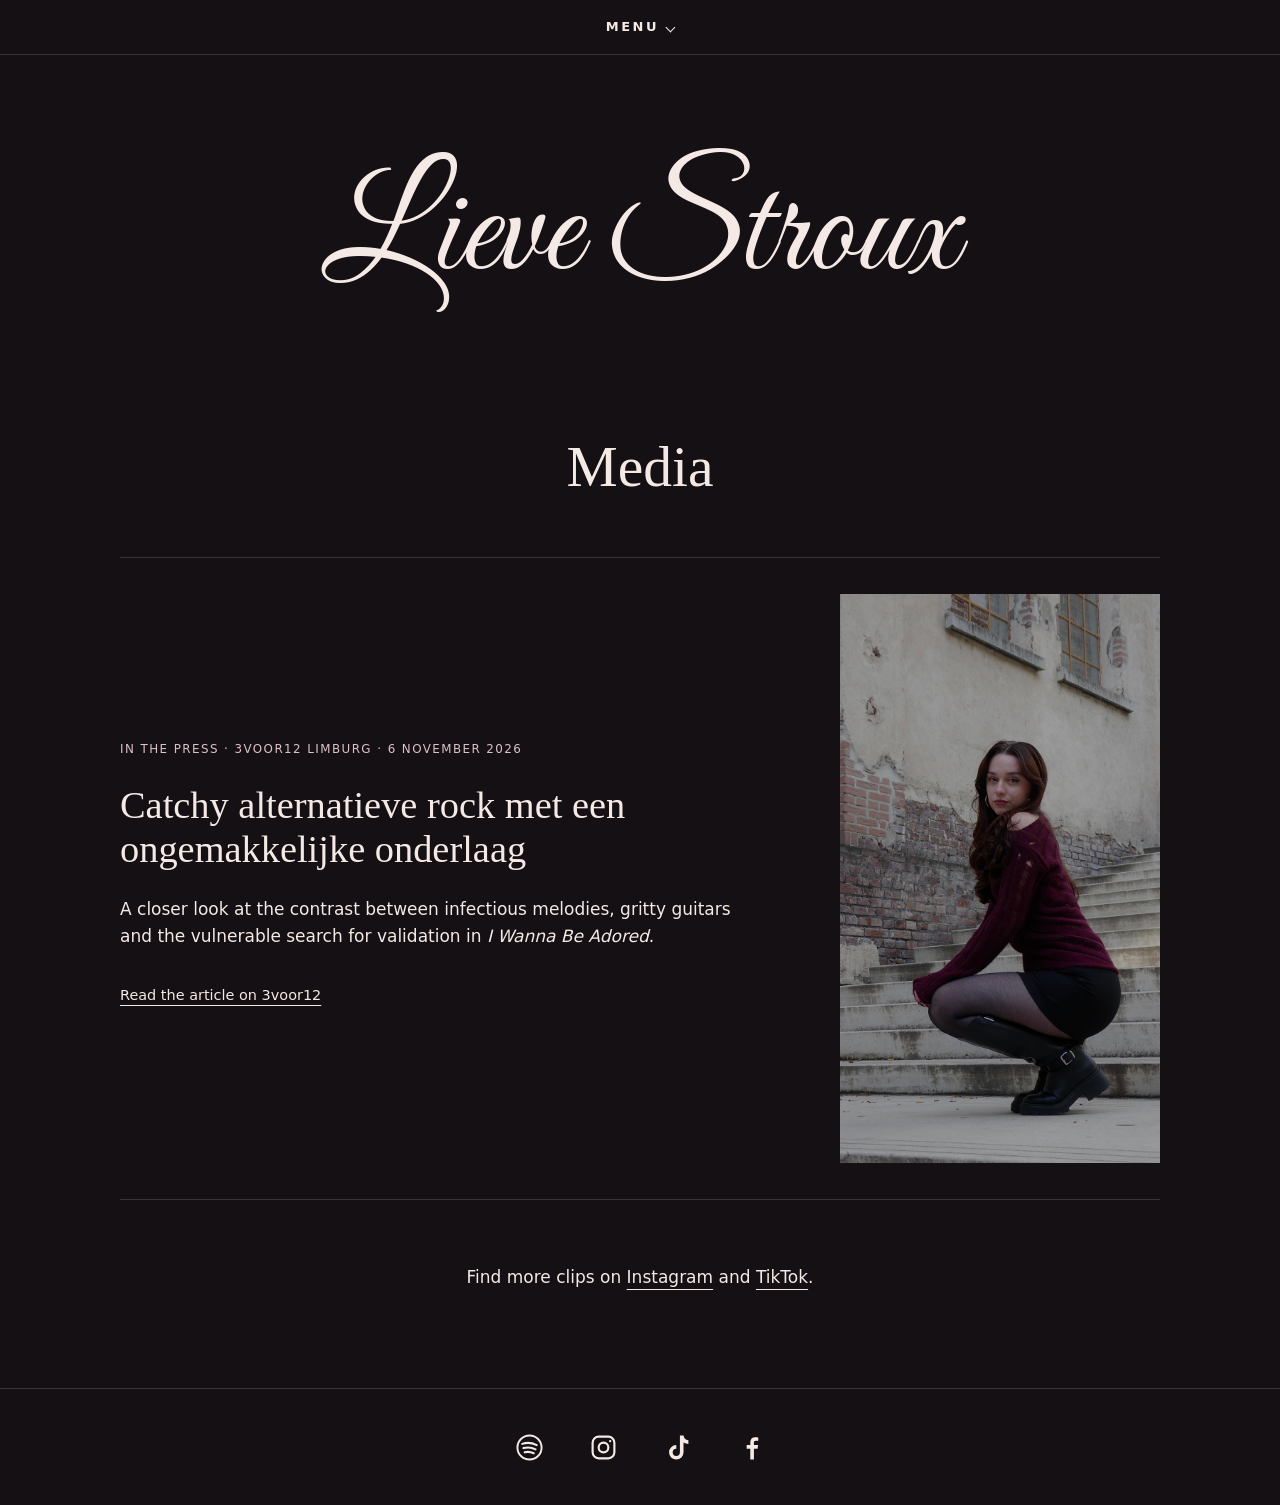
<file: public/lieve-stroux-media.html>
<!doctype html>
<html lang="en">
<head>
  <meta charset="utf-8">
  <meta name="viewport" content="width=device-width, initial-scale=1">
  <title>Media · Lieve Stroux</title>
  <link rel="stylesheet" href="https://fonts.googleapis.com/css2?family=Great+Vibes&amp;display=swap">
  <style>
    * { box-sizing: border-box; }
    body {
      margin: 0;
      background: #141014;
      color: #f5e9e5;
      font: 16px/1.6 system-ui, sans-serif;
      text-align: center;
    }
    a { color: inherit; text-underline-offset: .35em; }
    a:hover { color: #e8aeba; }
    a:focus-visible { outline: 2px solid #e8aeba; outline-offset: 5px; }
    header, main, footer { padding-inline: 20px; }
    header { overflow: hidden; padding-block: clamp(50px, 9vw, 110px) 40px; }
    h1, blockquote {
      font-family: Georgia, "Times New Roman", serif;
      font-weight: 400;
    }
    h1 {
      margin: 0 0 26px;
      font-family: "Great Vibes", "Apple Chancery", "URW Chancery L", cursive;
      font-size: clamp(40px, 11vw, 145px);
      line-height: 1.25;
      white-space: nowrap;
    }
    h2, nav {
      font-size: .75rem;
      font-weight: 600;
      letter-spacing: .19em;
      text-transform: uppercase;
    }
    h2 { margin: 0 0 18px; }
    .release { padding-bottom: 62px; }
    .artwork {
      display: grid;
      place-items: center;
      width: min(100%, 370px);
      aspect-ratio: 1;
      margin: 24px auto;
      background: radial-gradient(ellipse at 50% 40%, #542936, #251820 72%);
      color: #efced4;
      font: italic clamp(28px, 5vw, 50px)/1.1 Georgia, serif;
    }
    blockquote { margin: 30px auto 12px; font-size: clamp(21px, 4vw, 34px); }
    .details { color: #dec1c8; font-size: .85rem; }
    .about { border-top: 1px solid #f5e9e529; padding: 42px 0; }
    .about p, .page-copy p { max-width: 60ch; margin: 0 auto 1em; }
    .page-copy { padding: 22px 0 62px; }
    .page-copy h2 { font: 400 clamp(30px, 6vw, 54px)/1.2 Georgia, serif; text-transform: none; letter-spacing: 0; }
    .menu-bar {
      position: relative;
      z-index: 1;
      border-bottom: 1px solid #f5e9e529;
      color: #f5e9e5;
    }
    .menu-bar summary {
      display: flex;
      align-items: center;
      justify-content: center;
      gap: .65em;
      min-height: 46px;
      cursor: pointer;
      list-style: none;
      font-size: .75rem;
      font-weight: 600;
      letter-spacing: .19em;
      text-transform: uppercase;
    }
    .menu-bar summary::-webkit-details-marker { display: none; }
    .menu-bar summary:focus-visible { outline: 2px solid #e8aeba; outline-offset: -4px; }
    .menu-bar summary::after { content: ""; width: .45em; height: .45em; border: solid currentColor; border-width: 0 1px 1px 0; transform: rotate(45deg); }
    .menu-bar[open] summary::after { transform: rotate(225deg); }
    .menu-bar .site-nav { padding: 8px 20px 18px; }
    .menu-bar .close-label { display: none; }
    body:has(.menu-bar[open]) { overflow: hidden; }
    .menu-bar[open] {
      position: fixed;
      inset: 0;
      z-index: 10;
      display: grid;
      grid-template-rows: auto 1fr;
      overflow: auto;
      background: #141014;
    }
    .menu-bar[open] summary { border-bottom: 1px solid #f5e9e529; }
    .menu-bar[open] summary::after { content: "×"; width: auto; height: auto; border: 0; transform: none; font-size: 1.25rem; }
    .menu-bar[open] .open-label { display: none; }
    .menu-bar[open] .close-label { display: inline; }
    .menu-bar[open] .site-nav {
      align-self: center;
      display: grid;
      justify-items: center;
      gap: clamp(16px, 4vh, 42px);
      padding: 30px 20px 76px;
      font: 400 clamp(48px, 11vw, 112px)/1 Georgia, serif;
      letter-spacing: -.045em;
      text-transform: none;
    }
    .menu-bar .site-nav a { text-decoration: none; }
    .menu-bar .site-nav a[aria-current] { color: #e8aeba; }
    .site-nav a[aria-current] { text-decoration-thickness: 2px; }
    .socials a { display: grid; place-items: center; width: 44px; height: 44px; }
    .socials svg { width: 24px; height: 24px; }
    footer { border-top: 1px solid #f5e9e529; padding-block: 24px; }
    nav { display: flex; justify-content: center; gap: 22px; flex-wrap: wrap; }
    @media (prefers-reduced-motion: no-preference) {
      a, .menu-bar summary {
        transition: color .22s ease, background-color .22s ease, text-underline-offset .22s ease;
      }
      .menu-bar summary::after, .menu-bar .site-nav a, .socials svg {
        transition: transform .24s ease;
      }
    }
    @media (hover: hover) {
      a:hover { text-underline-offset: .52em; }
      .menu-bar summary:hover { color: #e8aeba; background-color: #e8aeba10; }
      .menu-bar .site-nav a:hover { color: #e8aeba; }
      .socials a:hover { background-color: #e8aeba10; border-radius: 50%; }
    }
    @media (hover: hover) and (prefers-reduced-motion: no-preference) {
      .menu-bar .site-nav a:hover { transform: translateY(-4px) scale(1.04); }
      .socials a:hover svg { transform: translateY(-3px) scale(1.12); }
    }
    .artist-name {
      position: relative;
      display: inline-block;
      font-size: clamp(36px, 10.8vw, 156px);
      isolation: isolate;
    }
    .rose {
      position: absolute;
      width: 1.62em;
      height: auto;
      top: -.12em;
      opacity: 0;
      pointer-events: none;
      overflow: visible;
    }
    /* The tapered stems meet the opening and closing calligraphic swashes. */
    .rose-left { right: calc(100% - .22em); }
    .rose-right { left: calc(100% - .20em); top: -.07em; transform: scaleX(-1) rotate(-8deg); }
    .rose .stem { stroke-dasharray: 1; stroke-dashoffset: 1; }
    .rose .bloom, .rose .foliage { opacity: 0; }
    .artist-name:hover .rose { opacity: 1; }
    .artist-name:hover .stem { stroke-dashoffset: 0; }
    .artist-name:hover .bloom, .artist-name:hover .foliage { opacity: 1; }
    @media (prefers-reduced-motion: no-preference) {
      .rose { transition: opacity .35s ease; }
      .rose .stem { transition: stroke-dashoffset 1.1s cubic-bezier(.22,.61,.36,1); }
      .rose .bloom, .rose .foliage { transition: opacity .55s ease; }
      .artist-name:hover .foliage { transition-delay: .25s; }
      .artist-name:hover .bloom { transition-delay: .55s; }
    }
    @media (hover: none) {
      .artist-name .rose, .artist-name .bloom, .artist-name .foliage { opacity: 1; }
      .artist-name .stem { stroke-dashoffset: 0; }
    }
    @media (max-width: 660px) {
      .artist-name { font-size: clamp(30px, 10.4vw, 69px); }
    }

  </style>
  <link rel="stylesheet" href="responsive.css">
<meta name="robots" content="noindex, nofollow">
</head>
<body>
  <details class="menu-bar">
    <summary><span class="open-label">Menu</span><span class="close-label">Close</span></summary>
    <nav class="site-nav" aria-label="Main navigation">
      <a href="lieve-stroux-websiteconcept.html">Home</a>
      <a href="lieve-stroux-media.html" aria-current="page">Media</a>
      <a href="lieve-stroux-events.html">Events</a>
      <a href="lieve-stroux-contact.html">Contact</a>
    </nav>
  </details>
  <header>
    <h1 class="artist-name">Lieve Stroux
      <svg class="rose rose-left" viewBox="0 0 200 180" aria-hidden="true" focusable="false">
        <g fill="none" stroke="currentColor" stroke-linecap="round" stroke-linejoin="round">
          <path class="stem" pathLength="1" stroke-width="2" d="M178 130 C158 147 121 151 98 133 C76 116 93 91 81 73 C76 65 70 61 65 57"/>
          <path class="stem" pathLength="1" stroke-width=".85" d="M181 129 C148 158 95 164 68 143 C49 128 52 111 64 108 C76 105 81 121 69 125 C64 127 60 123 62 119 M99 133 C118 118 113 96 130 87 C142 80 152 88 147 96 C143 102 135 100 137 95 M88 104 C66 98 47 87 39 74"/>
          <g class="foliage" stroke-width="1">
            <path fill="currentColor" fill-opacity=".07" d="M91 119 C77 117 67 105 67 91 C82 95 94 103 91 119Z M108 126 C108 111 120 101 132 101 C129 115 119 124 108 126Z M79 92 C61 94 49 85 46 73 C61 72 74 79 79 92Z"/>
            <path stroke-width=".65" d="M91 119 72 98 M108 126 127 106 M79 92 52 77 M81 109 80 102 M117 116 123 115 M65 84 62 78"/>
            <path fill="currentColor" stroke="none" d="M96 133 88 143 89 127Z M87 99 95 90 88 107Z M126 143 136 149 132 140Z M112 109 107 100 114 103Z"/>
          </g>
          <g class="bloom" stroke-width="1.5">
            <!-- Layered, irregular petals inspired by antique botanical engravings. -->
            <path fill="currentColor" fill-opacity=".045" d="M64 65 C54 70 43 66 39 58 C27 57 23 47 28 39 C24 30 32 21 43 21 C48 12 60 12 67 18 C77 14 88 21 88 30 C99 36 99 47 91 53 C90 65 75 70 64 65Z"/>
            <path d="M43 21 C42 31 49 35 55 36 C47 30 53 20 67 18 M28 39 C37 35 44 38 48 43 C36 42 35 51 39 58 M88 30 C76 27 69 32 67 37 C77 32 86 38 88 46 C89 49 90 51 91 53 M39 58 C47 54 52 57 57 62 C62 68 69 66 73 62 C78 58 85 58 90 60"/>
            <path d="M48 43 C43 36 46 29 53 28 C59 23 69 26 72 32 C80 32 86 39 82 46 C86 55 77 62 68 59 C60 64 49 57 49 51 C43 50 43 46 48 43Z"/>
            <path d="M52 35 C58 31 66 32 69 38 C77 37 80 44 75 49 C73 56 63 56 59 51 C51 51 48 43 52 39 M52 39 C58 36 65 38 65 42 C69 39 74 43 71 47 C68 51 61 49 59 46 C55 45 55 41 60 41 C64 41 66 44 64 46"/>
            <g stroke-width=".55" opacity=".7">
              <path d="M31 42 Q30 50 36 53 M32 29 Q35 24 40 24 M48 20 53 18 M79 21 Q85 24 85 28 M92 37 Q96 44 91 49 M44 60 50 63 M75 64 82 62 M48 32 49 35 M79 48 77 53 M54 53 58 57"/>
            </g>
            <path stroke-width=".9" d="M56 65 65 75 65 67 M65 75 78 68 74 65"/>
          </g>
        </g>
      </svg>
      <svg class="rose rose-right" viewBox="0 0 200 180" aria-hidden="true" focusable="false">
        <g fill="none" stroke="currentColor" stroke-linecap="round" stroke-linejoin="round">
          <path class="stem" pathLength="1" stroke-width="2" d="M195 119 C166 145 121 151 98 133 C76 116 93 91 81 73 C76 65 70 61 65 57"/>
          <path class="stem" pathLength="1" stroke-width=".85" d="M181 129 C148 158 95 164 68 143 C49 128 52 111 64 108 C76 105 81 121 69 125 C64 127 60 123 62 119 M99 133 C118 118 113 96 130 87 C142 80 152 88 147 96 C143 102 135 100 137 95 M88 104 C66 98 47 87 39 74"/>
          <g class="foliage" stroke-width="1">
            <path fill="currentColor" fill-opacity=".07" d="M91 119 C77 117 67 105 67 91 C82 95 94 103 91 119Z M108 126 C108 111 120 101 132 101 C129 115 119 124 108 126Z M79 92 C61 94 49 85 46 73 C61 72 74 79 79 92Z"/>
            <path stroke-width=".65" d="M91 119 72 98 M108 126 127 106 M79 92 52 77 M81 109 80 102 M117 116 123 115 M65 84 62 78"/>
            <path fill="currentColor" stroke="none" d="M96 133 88 143 89 127Z M87 99 95 90 88 107Z M126 143 136 149 132 140Z M112 109 107 100 114 103Z"/>
          </g>
          <g class="bloom" stroke-width="1.5">
            <!-- Layered, irregular petals inspired by antique botanical engravings. -->
            <path fill="currentColor" fill-opacity=".045" d="M64 65 C54 70 43 66 39 58 C27 57 23 47 28 39 C24 30 32 21 43 21 C48 12 60 12 67 18 C77 14 88 21 88 30 C99 36 99 47 91 53 C90 65 75 70 64 65Z"/>
            <path d="M43 21 C42 31 49 35 55 36 C47 30 53 20 67 18 M28 39 C37 35 44 38 48 43 C36 42 35 51 39 58 M88 30 C76 27 69 32 67 37 C77 32 86 38 88 46 C89 49 90 51 91 53 M39 58 C47 54 52 57 57 62 C62 68 69 66 73 62 C78 58 85 58 90 60"/>
            <path d="M48 43 C43 36 46 29 53 28 C59 23 69 26 72 32 C80 32 86 39 82 46 C86 55 77 62 68 59 C60 64 49 57 49 51 C43 50 43 46 48 43Z"/>
            <path d="M52 35 C58 31 66 32 69 38 C77 37 80 44 75 49 C73 56 63 56 59 51 C51 51 48 43 52 39 M52 39 C58 36 65 38 65 42 C69 39 74 43 71 47 C68 51 61 49 59 46 C55 45 55 41 60 41 C64 41 66 44 64 46"/>
            <g stroke-width=".55" opacity=".7">
              <path d="M31 42 Q30 50 36 53 M32 29 Q35 24 40 24 M48 20 53 18 M79 21 Q85 24 85 28 M92 37 Q96 44 91 49 M44 60 50 63 M75 64 82 62 M48 32 49 35 M79 48 77 53 M54 53 58 57"/>
            </g>
            <path stroke-width=".9" d="M56 65 65 75 65 67 M65 75 78 68 74 65"/>
          </g>
        </g>
      </svg>
    </h1>
  </header>
  <main class="page-copy">
    <h2>Media</h2>
    <article class="press-feature" aria-labelledby="press-title">
      <div class="press-copy">
        <p class="press-label">In the press · 3voor12 Limburg · 6 November 2026</p>
        <h3 id="press-title" lang="nl">Catchy alternatieve rock met een ongemakkelijke onderlaag</h3>
        <p>A closer look at the contrast between infectious melodies, gritty guitars and the vulnerable search for validation in <em>I Wanna Be Adored</em>.</p>
        <a class="press-read" href="https://3voor12lokaal.vpro.nl/artikelen/i-wanna-be-adored-van-lieve-stroux">Read the article on 3voor12</a>
      </div>
      <div class="press-photo"><img src="assets/lieve-portrait.jpg" alt="Lieve Stroux seated on stone steps in a burgundy top" loading="lazy"></div>
    </article>
    <p>Find more clips on <a href="https://www.instagram.com/lievestroux/">Instagram</a> and <a href="https://www.tiktok.com/@lievestroux">TikTok</a>.</p>
  </main>
<footer>
  <nav class="socials" aria-label="Social media">
    <a href="https://open.spotify.com/artist/5iKv7yNbNUt9j0E2SzB30H" aria-label="Spotify" title="Spotify"><svg viewBox="0 0 24 24" aria-hidden="true"><circle cx="12" cy="12" r="10" fill="none" stroke="currentColor" stroke-width="1.6"/><g fill="none" stroke="currentColor" stroke-width="1.7" stroke-linecap="round"><path d="M6 9c4-1.4 8-1 12 1M7 12.5c3.5-1 6.8-.7 10 1M8 16c2.6-.7 5-.4 7.5.8"/></g></svg></a>
    <a href="https://www.instagram.com/lievestroux/" aria-label="Instagram" title="Instagram"><svg viewBox="0 0 24 24" aria-hidden="true"><g fill="none" stroke="currentColor" stroke-width="1.8"><rect x="3" y="3" width="18" height="18" rx="5"/><circle cx="12" cy="12" r="4"/></g><circle cx="17.5" cy="6.7" r="1" fill="currentColor"/></svg></a>
    <a href="https://www.tiktok.com/@lievestroux" aria-label="TikTok" title="TikTok"><svg viewBox="0 0 24 24" aria-hidden="true"><path fill="currentColor" d="M14 2h3c.3 2.2 1.5 3.7 4 4v3a8 8 0 0 1-4-1.2V16a6 6 0 1 1-6-6v3a3 3 0 1 0 3 3z"/></svg></a>
    <a href="https://www.facebook.com/share/19oYbucbiW/?mibextid=wwXIfr" aria-label="Facebook" title="Facebook"><svg viewBox="0 0 24 24" aria-hidden="true"><path fill="currentColor" d="M14 22v-9h3l.5-3H14V8c0-.9.3-1.5 1.6-1.5h2V3.7c-.4-.1-1.4-.2-2.5-.2-2.5 0-4.1 1.5-4.1 4.2V10H8v3h3v9z"/></svg></a>
  </nav>
</footer>
<script>
  const menu = document.querySelector(".menu-bar");
  const pageContent = document.querySelectorAll("body > header, body > main, body > footer");
  menu.addEventListener("toggle", () => {
    for (const section of pageContent) section.inert = menu.open;
  });
  document.addEventListener("keydown", (event) => {
    if (event.key === "Escape" && menu.open) {
      menu.open = false;
      menu.querySelector("summary").focus();
    }
  });
</script>
</body>
</html>
</file>
<file: public/responsive.css>
/* Shared proportional sizing for phones, tablets and larger displays. */
body { font-size: clamp(17px, 1.25vw, 21px); }
header, main, footer { padding-inline: clamp(18px, 4vw, 64px); }
header { padding-block: clamp(54px, 7vw, 116px) clamp(28px, 4vw, 58px); }
.artist-name { font-size: clamp(34px, 11.4vw, 205px); }
h2, nav, .menu-bar summary { font-size: clamp(13px, 1vw, 16px); }
.menu-bar summary { min-height: 54px; }
.page-copy { padding: 28px clamp(20px, 4vw, 64px) 80px; }
.page-copy h2 { font-size: clamp(38px, 4.5vw, 68px); }
.release .wreath-link { width: min(82%, clamp(320px, 38vw, 580px)); margin: clamp(48px, 5.5vw, 88px) auto; }
.single-title { margin: 0 auto 14px; font: 400 clamp(37px, 4.2vw, 66px)/1.25 "Great Vibes", "Apple Chancery", cursive; text-wrap: balance; }
.details { font-size: clamp(15px, 1.1vw, 18px); }
.about { padding-block: clamp(44px, 5vw, 80px); }
.about p, .page-copy > p { max-width: 62ch; }
.media-gallery { width: min(82%, 560px); max-width: none; padding: 0; margin: clamp(52px, 6vw, 90px) auto; }
.events-page { max-width: 1120px; }
.page-copy .event-section h3 { font-size: clamp(30px, 3vw, 44px); }
.event-card h4 { font-size: clamp(25px, 2.2vw, 32px); }
.event-date, .event-meta { font-size: .9em; }
.contact-form { max-width: 640px; }
.socials a { width: 52px; height: 52px; }
.socials svg { width: 29px; height: 29px; }
footer { padding-block: 32px; }
@media (max-width: 660px) {
  .artist-name { font-size: 11.1vw; }
  .release { padding-bottom: 48px; }
  .menu-bar[open] .site-nav { font-size: clamp(44px, 10vw, 68px); gap: 24px; }
}

.press-feature { display: grid; grid-template-columns: minmax(0, 1.4fr) minmax(0, .8fr); align-items: center; gap: clamp(32px, 6vw, 88px); max-width: 1040px; margin: 56px auto 64px; padding-block: 36px; border-top: 1px solid #f5e9e529; border-bottom: 1px solid #f5e9e529; text-align: left; }
.page-copy .press-label { color: #dec1c8; font-size: .7em; text-transform: uppercase; letter-spacing: .12em; margin: 0 0 20px; }
.press-copy h3 { font: 400 clamp(30px, 3vw, 44px)/1.15 Georgia, serif; margin: 0 0 24px; }
.press-copy blockquote { font: italic 400 clamp(23px, 2.3vw, 33px)/1.4 Georgia, serif; margin: 0 0 22px; }
.page-copy .press-copy p { margin: 0 0 24px; }
.press-read { display: inline-block; padding-block: 10px; font-size: .85em; }
.press-photo { display: block; max-width: 320px; justify-self: end; }
.press-photo img { display: block; width: 100%; height: auto; }
@media (max-width: 660px) { .press-feature { grid-template-columns: 1fr; margin-top: 32px; gap: 28px; } .press-photo { width: 72%; max-width: 280px; justify-self: start; } }

/* Biography: an intimate reading rhythm within the existing dark design. */
.about .about-quote { max-width: 32ch; margin: 28px auto 44px; font: italic 400 clamp(26px, 3vw, 42px)/1.45 Georgia, serif; color: #ead5da; text-wrap: balance; }
.about-copy, .single-story { max-width: 62ch; margin-inline: auto; text-align: left; }
.single-story { margin-top: clamp(40px, 5vw, 72px); padding-top: 36px; border-top: 1px solid #f5e9e529; }
.about .story-label { margin-bottom: 12px; text-transform: uppercase; letter-spacing: .16em; font-size: 14px; color: #dec1c8; }
.single-story h3 { margin: 0 0 24px; font: 400 clamp(36px, 4vw, 56px)/1.3 "Great Vibes", "Apple Chancery", cursive; }
</file>
